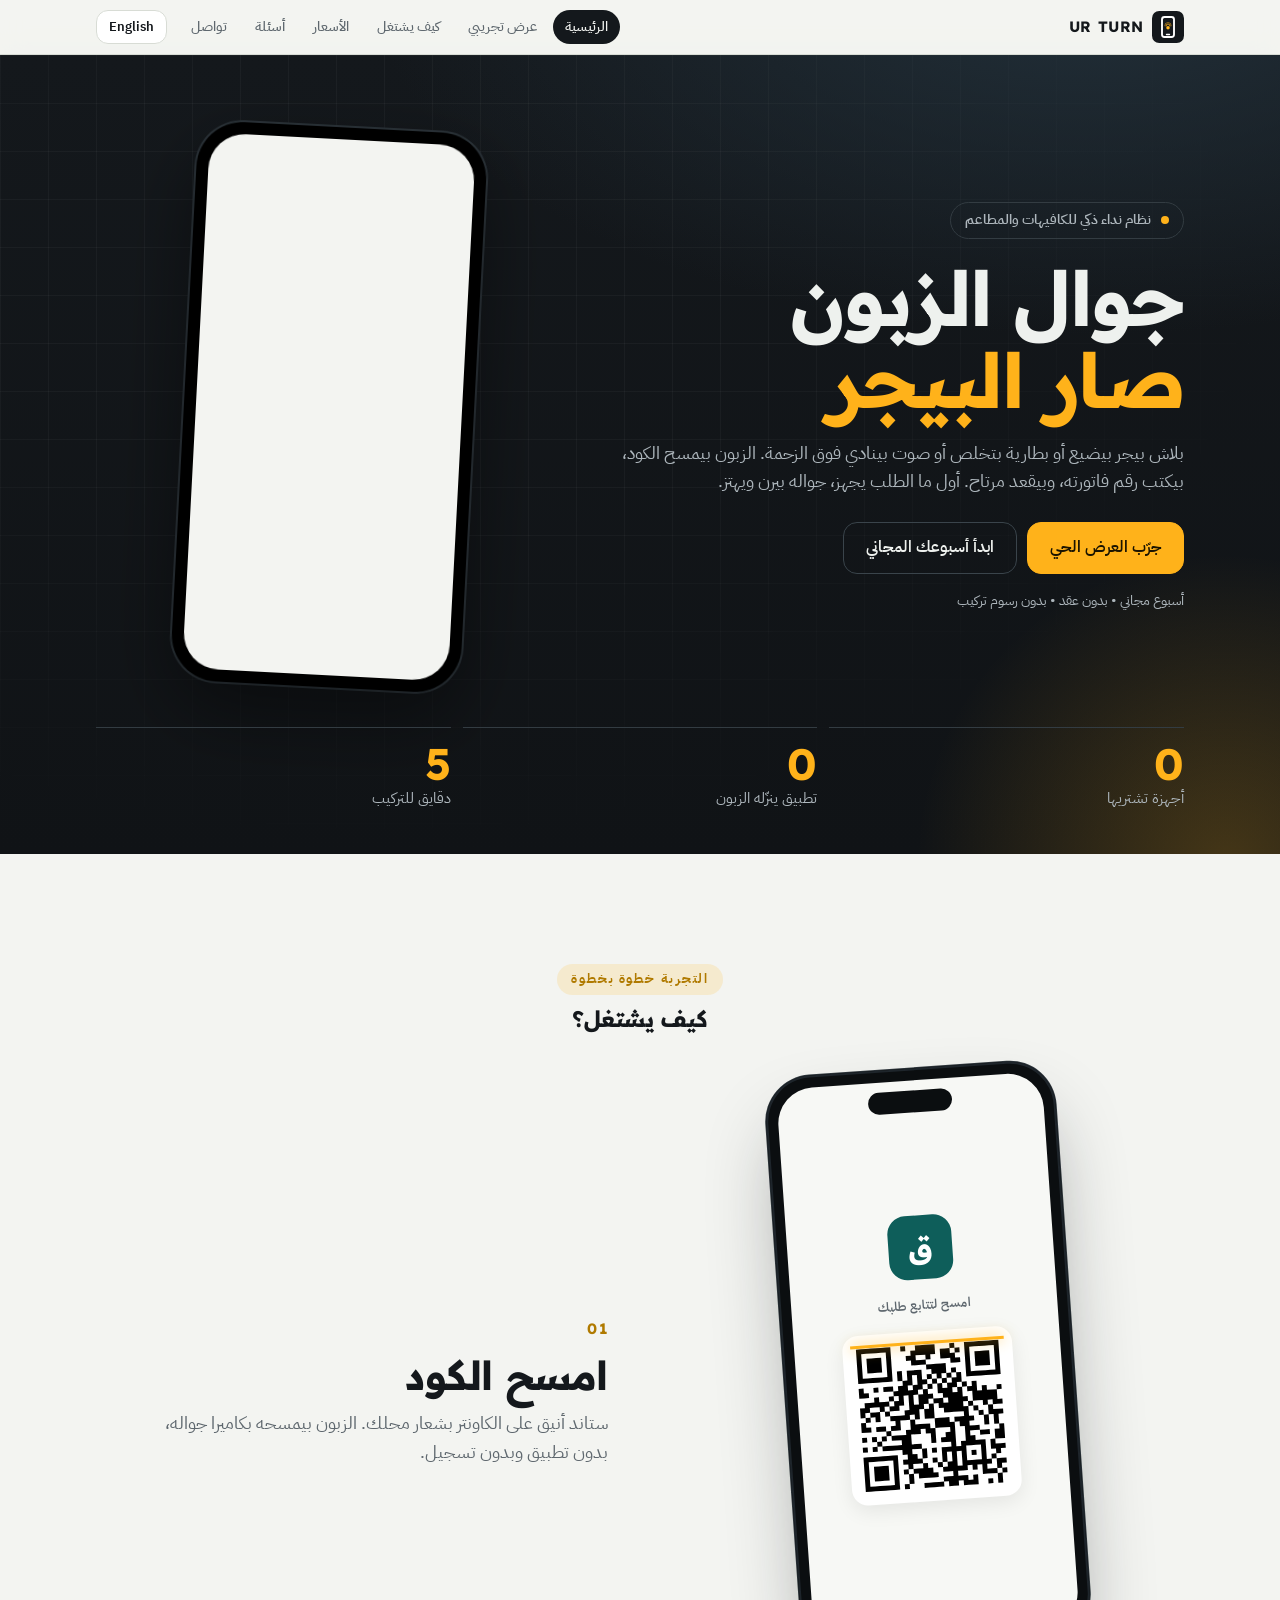
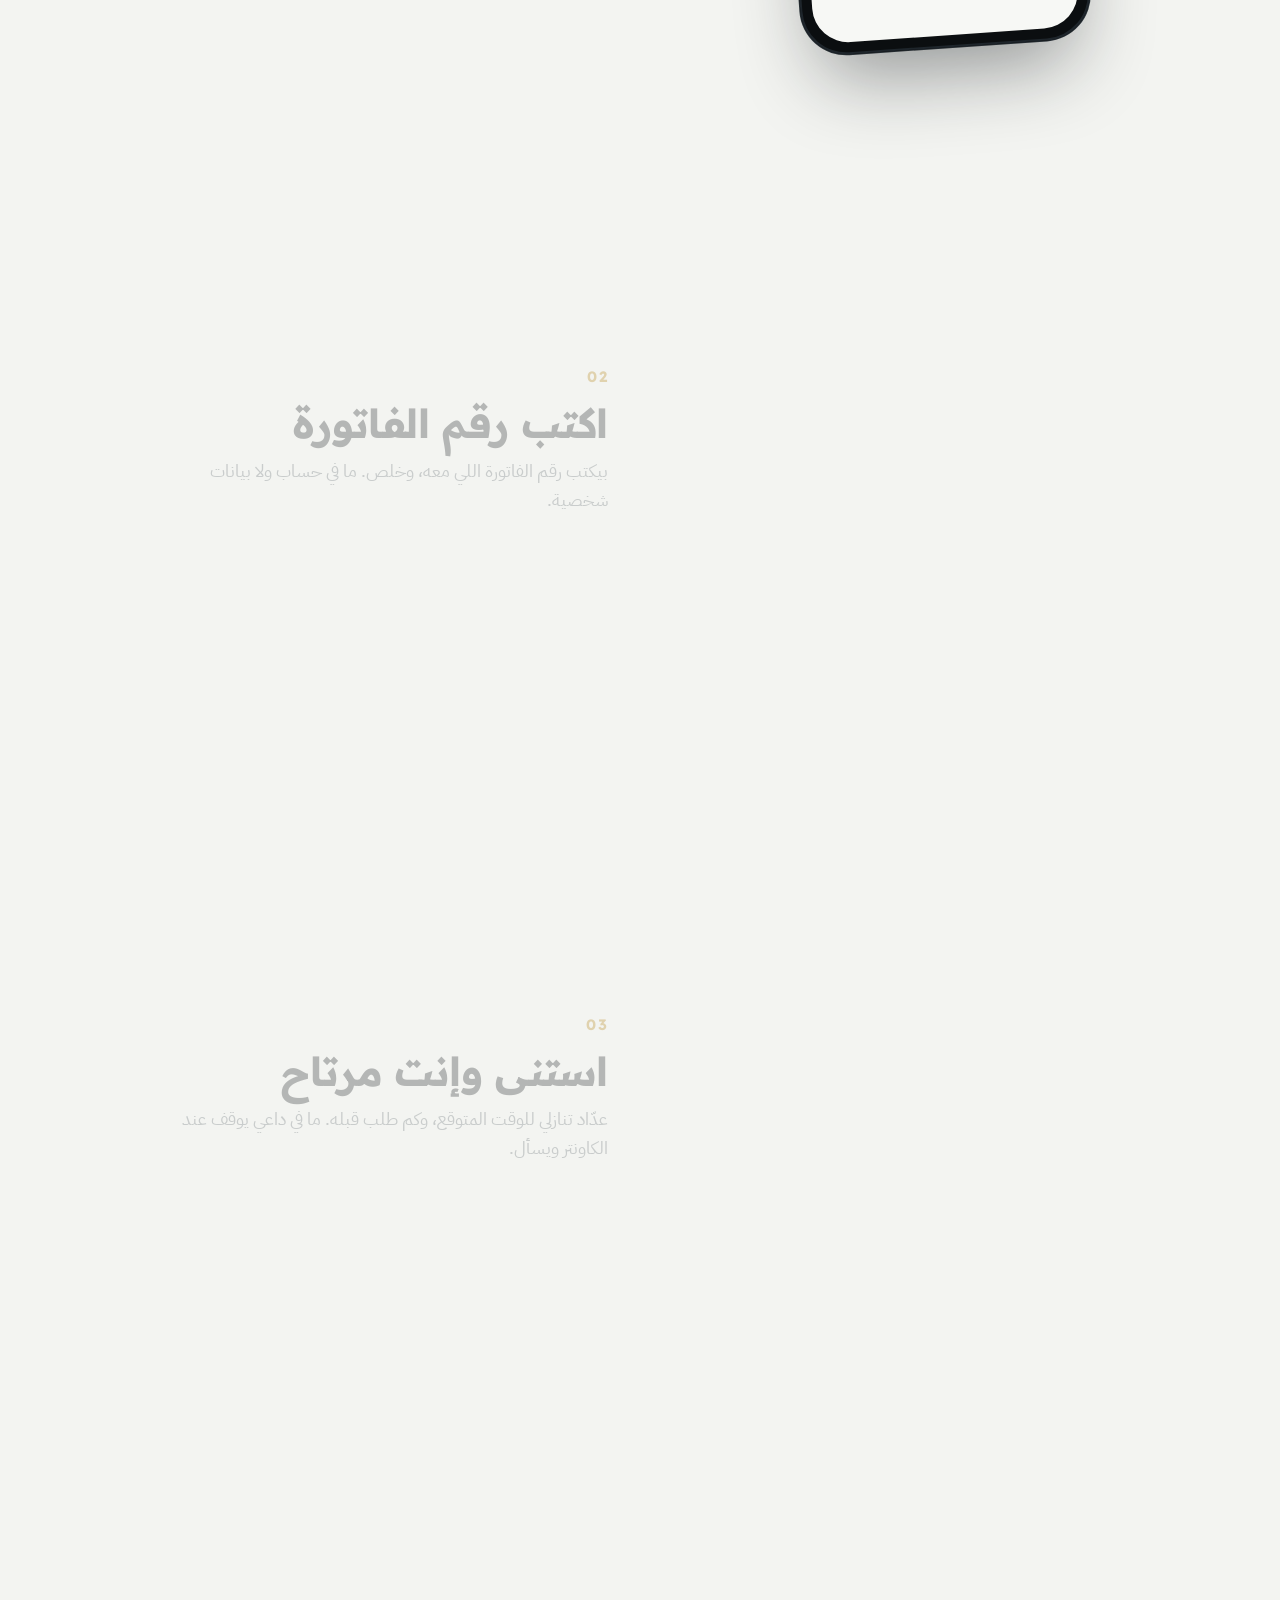
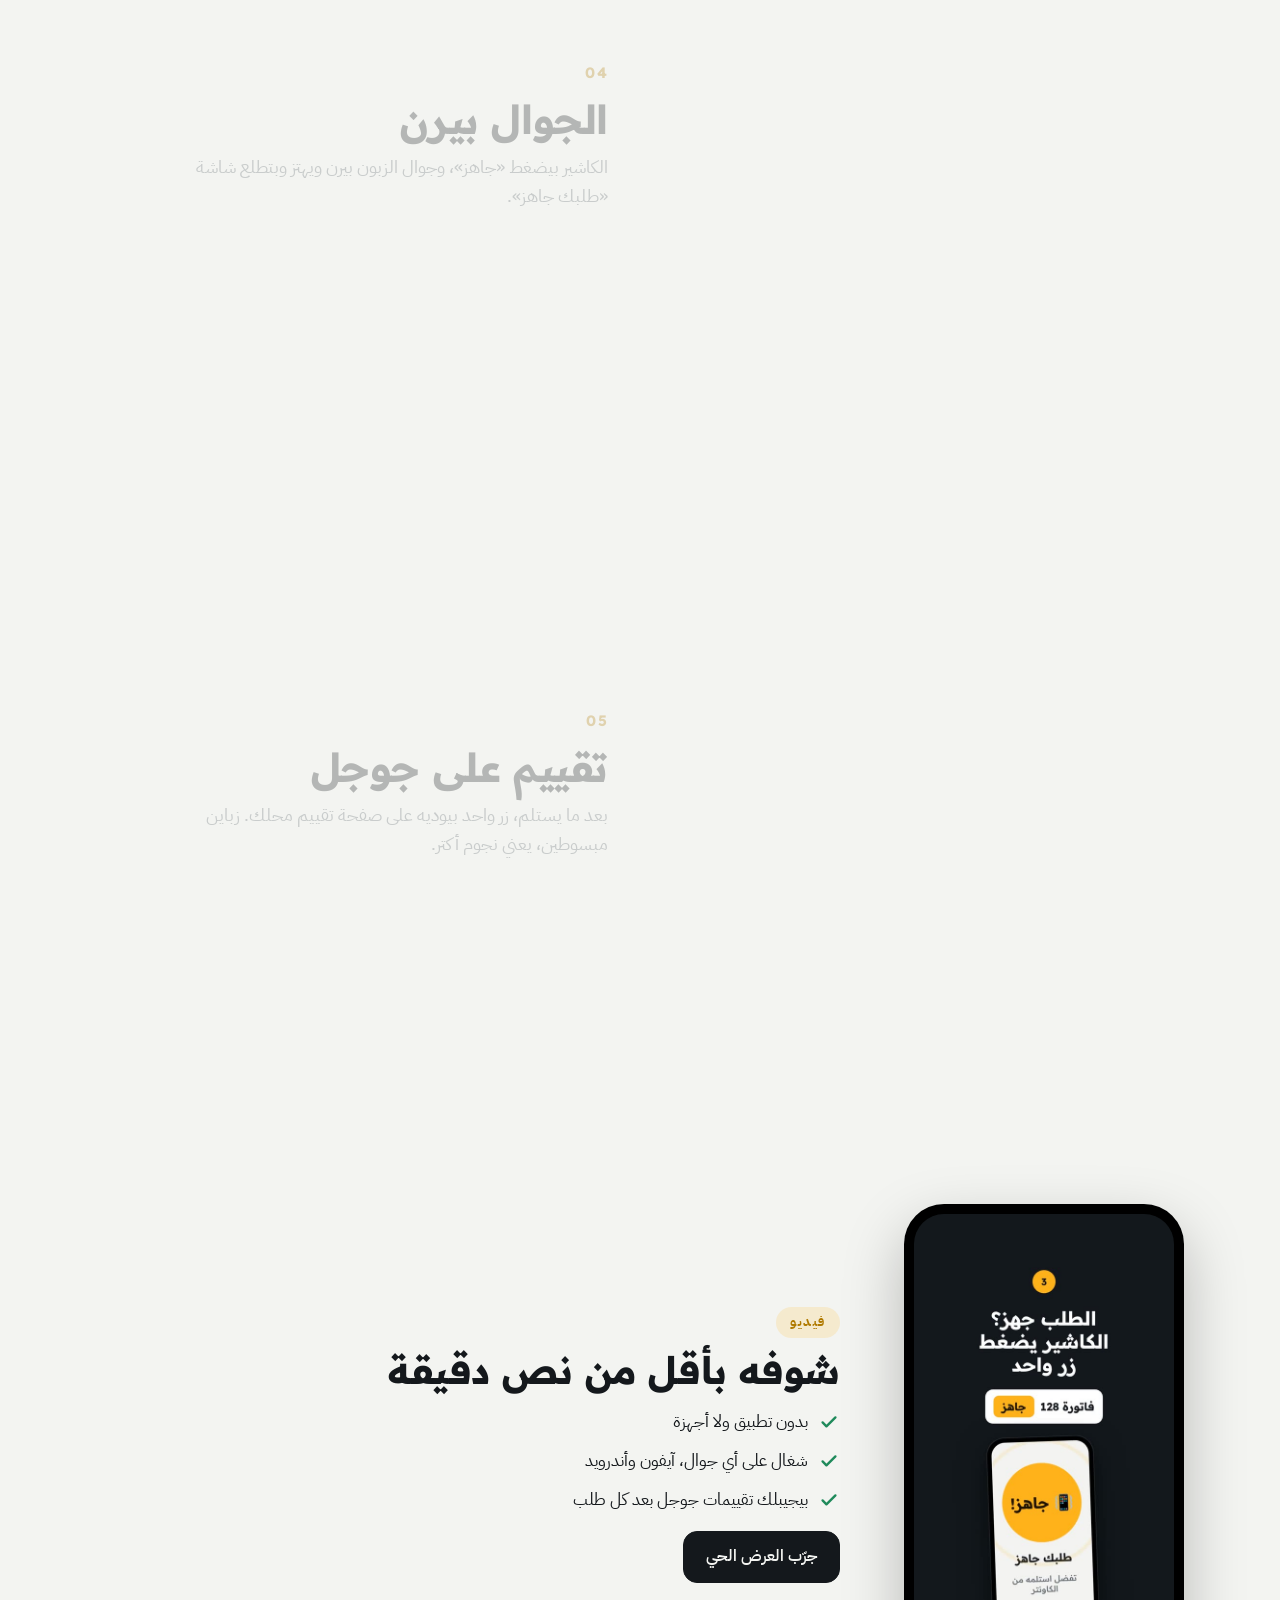
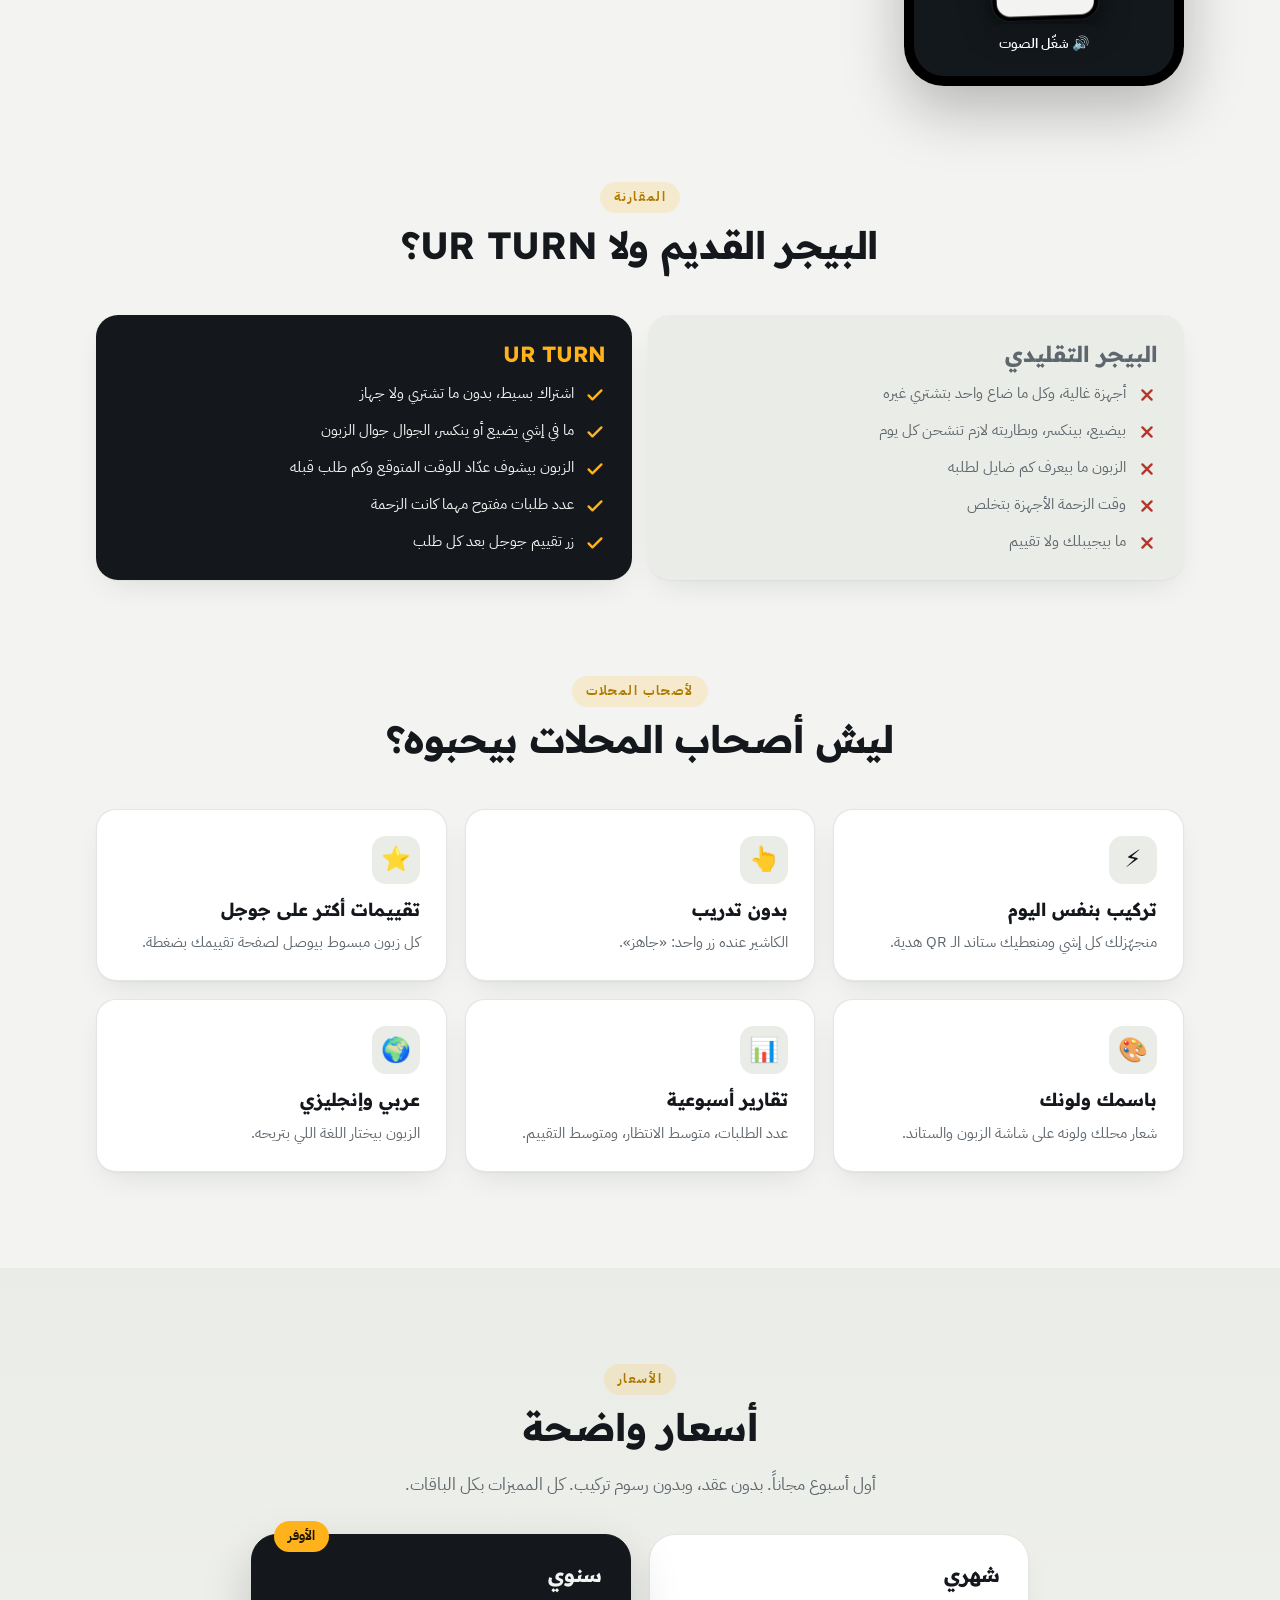
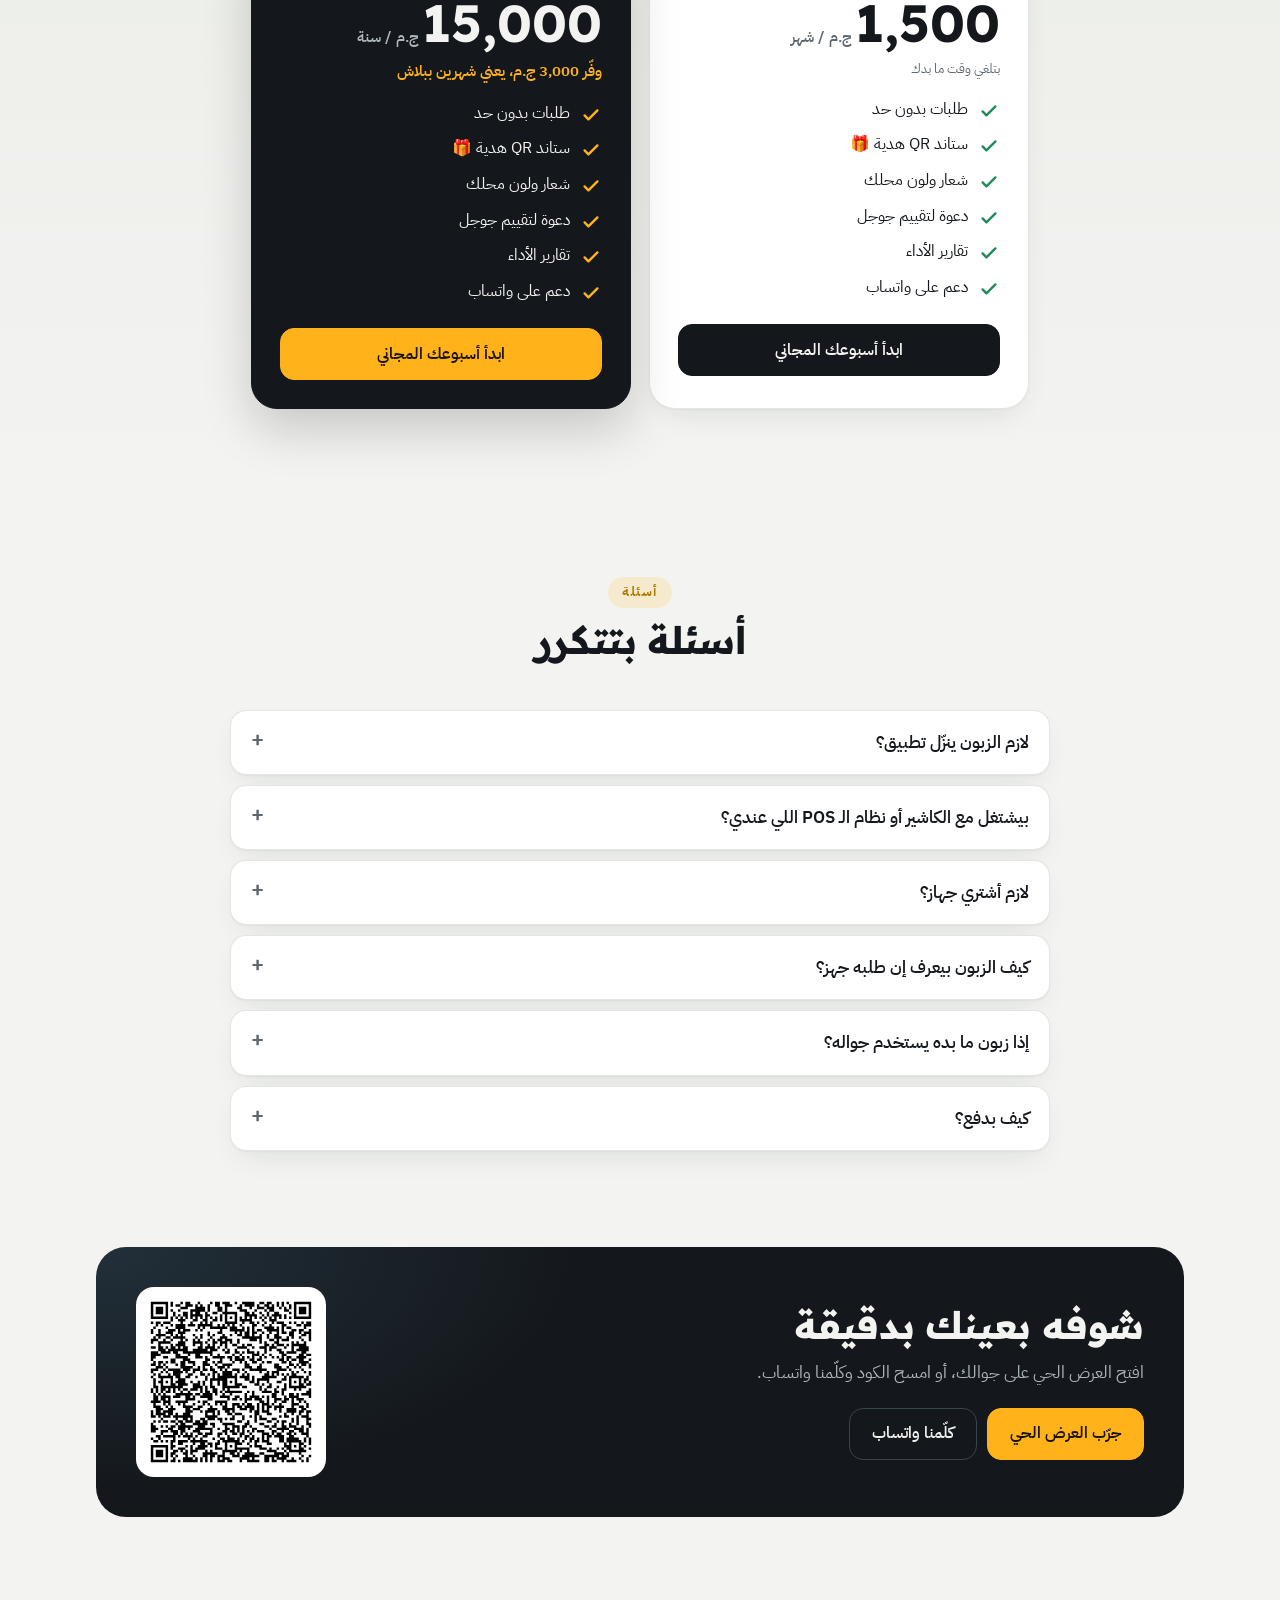
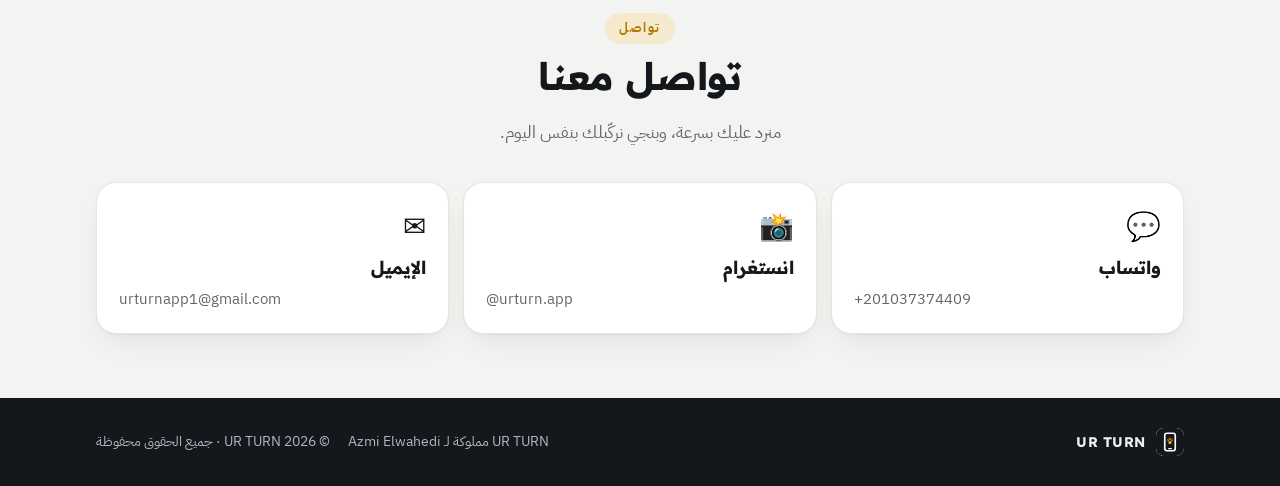
<file: index.html>
<!doctype html>
<html lang="ar" dir="rtl">
<head>
<meta charset="utf-8">
<meta name="viewport" content="width=device-width,initial-scale=1,viewport-fit=cover">
<title>UR TURN</title>
<meta name="description" content="UR TURN: جوال الزبون صار البيجر. نظام نداء ذكي للمقاهي والمطاعم بدون تطبيق.">
<meta name="theme-color" content="#14181C">
<link rel="icon" href="icon.svg" type="image/svg+xml">
<link rel="apple-touch-icon" href="icon-180.png">
<meta name="apple-mobile-web-app-capable" content="yes">
<meta name="mobile-web-app-capable" content="yes">
<link rel="preconnect" href="https://fonts.googleapis.com">
<link rel="preconnect" href="https://fonts.gstatic.com" crossorigin>
<link rel="stylesheet" href="https://fonts.googleapis.com/css2?family=Readex+Pro:wght@400;500;600;700&family=IBM+Plex+Sans+Arabic:wght@400;500;600&display=swap">
<link rel="stylesheet" href="style.css?v=202611020207">
</head>
<body>
<div id="intro" hidden><div class="in-wrap"><img src="icon-512.png" alt="" width="112" height="112"><b>UR TURN</b><span id="intro-t"></span><i></i></div></div>
<script>(function(){try{var sa=window.matchMedia("(display-mode: standalone)").matches||navigator.standalone===true;
var el=document.getElementById("intro");if(!sa||sessionStorage.getItem("urturn.intro")){el.remove();return;}
sessionStorage.setItem("urturn.intro","1");var en=localStorage.getItem("urturn.lang")==="en";
document.getElementById("intro-t").textContent=en?"Your turn comes to you":"دورك بيوصلك لحالك";el.hidden=false;
var done=function(){if(!el.parentNode)return;el.classList.add("out");setTimeout(function(){el.remove();},650);};
setTimeout(done,3600);var t0=Date.now();el.addEventListener("pointerdown",function(){if(Date.now()-t0>1500)done();});}catch(e){var x=document.getElementById("intro");if(x)x.remove();}})();</script>
<header class="top" id="topbar" hidden>
  <div class="wrap">
    <a class="logo" href="./"><img src="icon.svg" width="32" height="32" alt="">UR TURN</a>
    <nav class="tabs" id="tabs"></nav>
    <div class="tools"><button class="btn lang" id="langBtn" type="button">English</button></div>
  </div>
</header>
<main id="app"></main>
<div class="toast" id="toast" hidden></div>
<script src="qrcode.js?v=202611020207"></script>
<!-- app.js?v=202611020207 (lets pages from the old one-file version notice updates) -->
<script src="core.js?v=202611020207"></script>
<script>
// Load only the part this page needs (customer / cashier / admin / home), then start.
(function(){var p=new URLSearchParams(location.search),s=p.get("s")||"",v=p.get("v")||(s?"customer":"home"),
sa=window.matchMedia("(display-mode: standalone)").matches||navigator.standalone===true,ver="202611020207";
var parts=v==="admin"?["admin"]:(v==="cashier"||v==="owner")?["cashier"]:((v==="home"&&!sa)||v==="demo")?["customer","cashier","home"]:["customer"];
var i=0;(function next(){if(i>=parts.length){boot();return;}var sc=document.createElement("script");sc.src=parts[i++]+".js?v="+ver;sc.onload=next;
sc.onerror=function(){document.getElementById("app").innerHTML='<div class="center-msg"><p>⚠️ تعذّر التحميل، اسحب الصفحة لتحت للتحديث.</p></div>';};document.head.appendChild(sc);})();})();
</script>
</body>
</html>
</file>
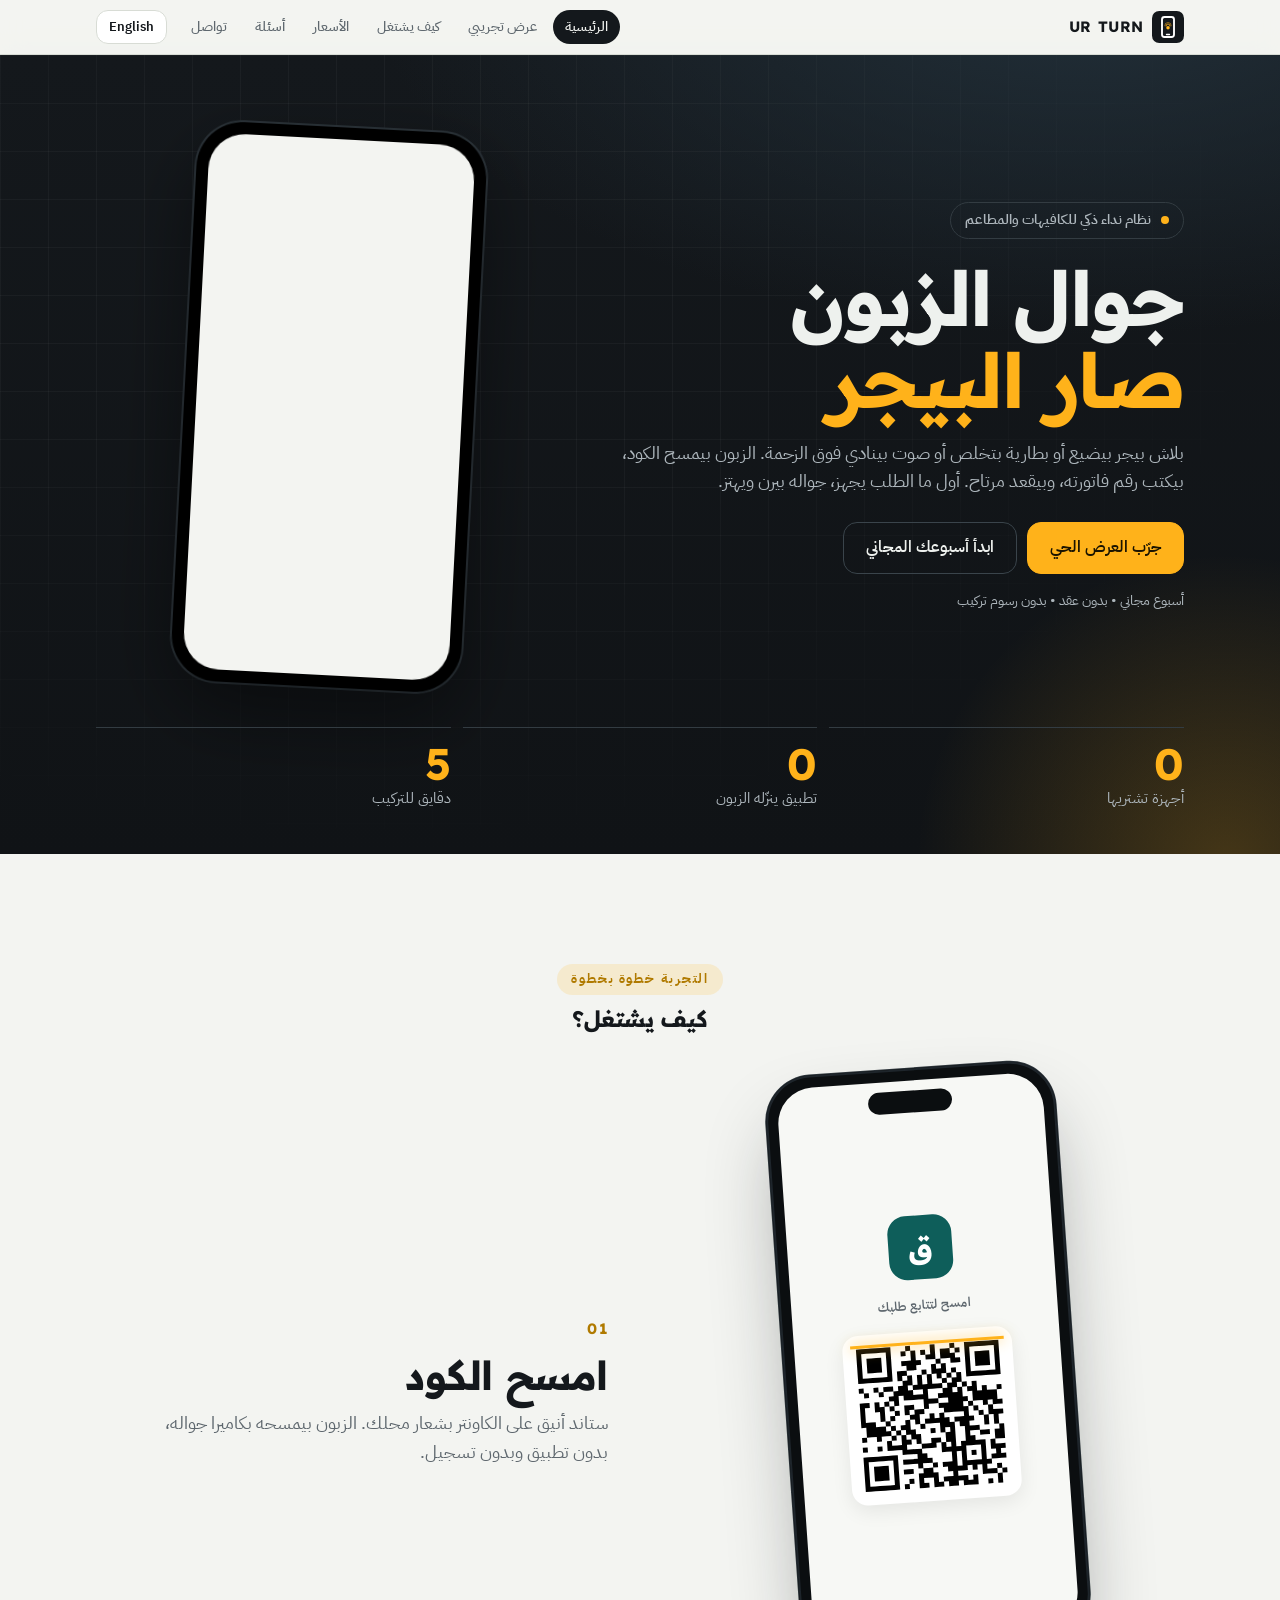
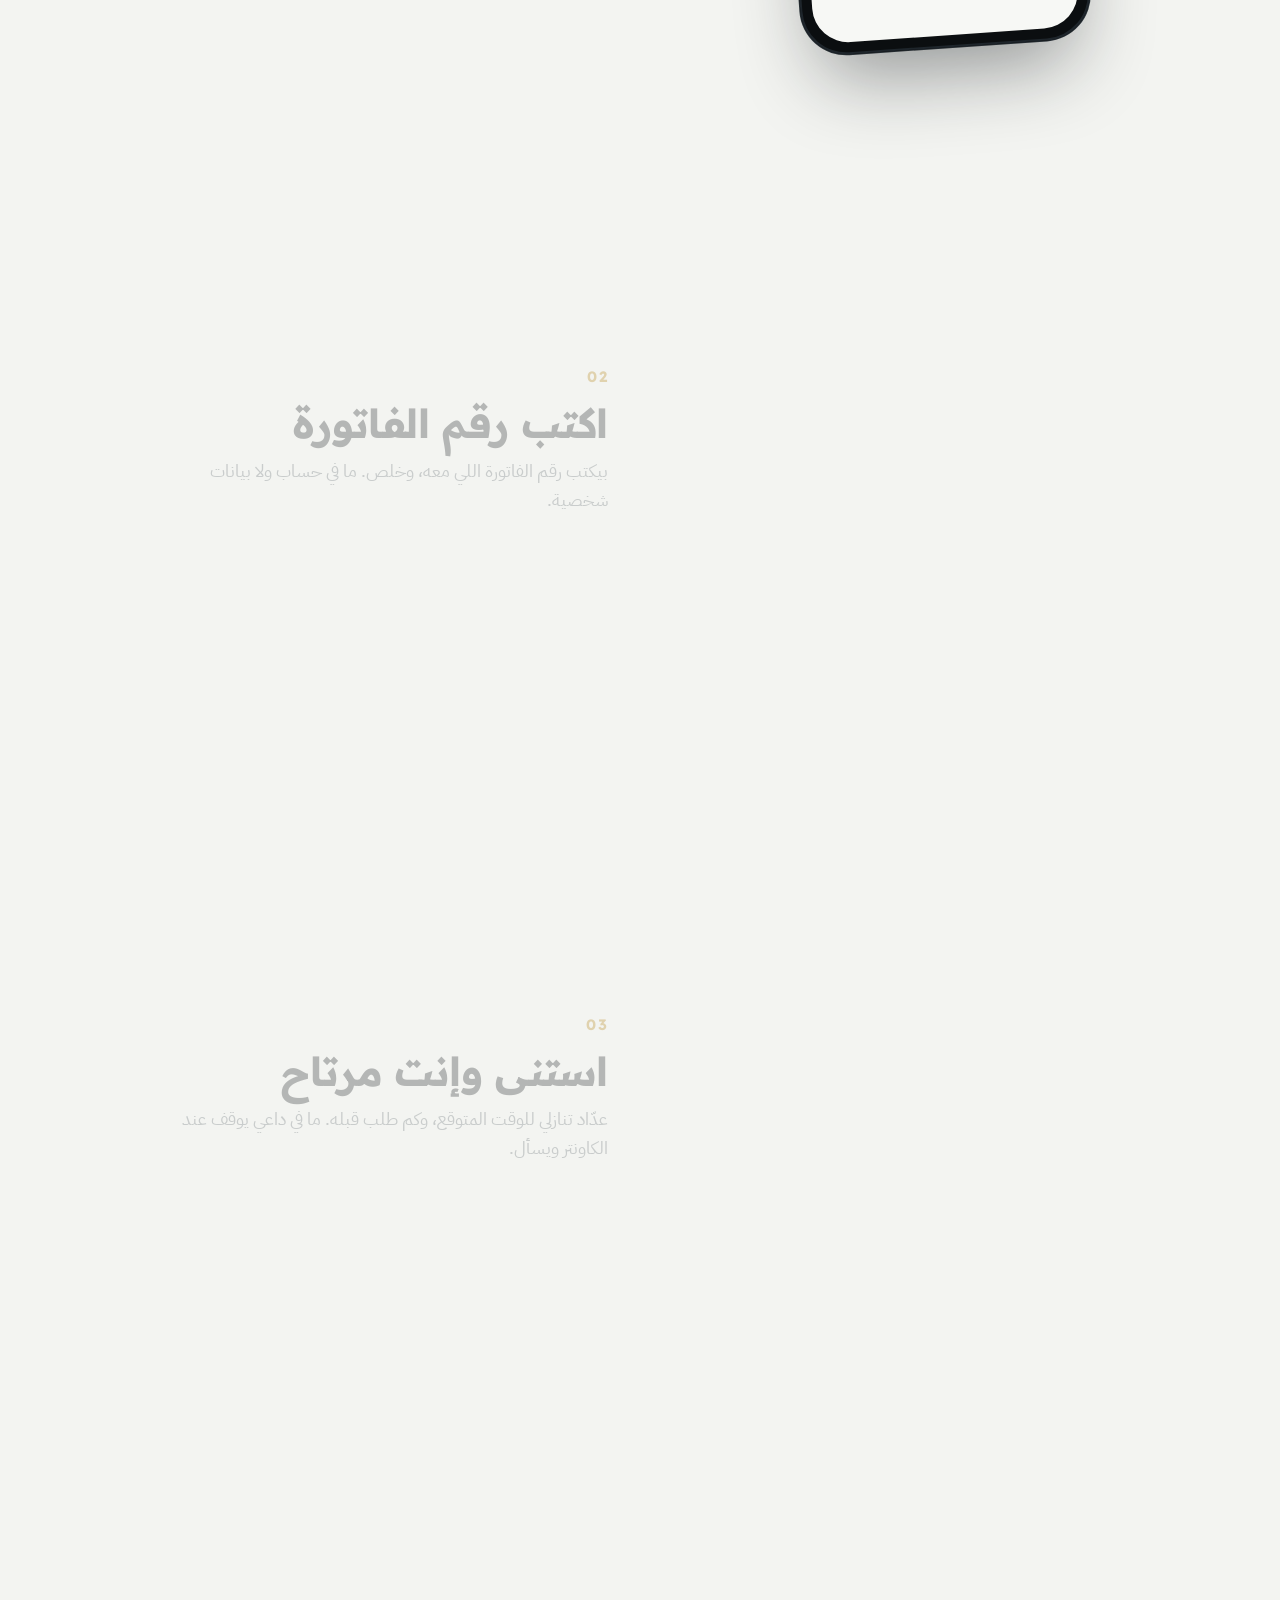
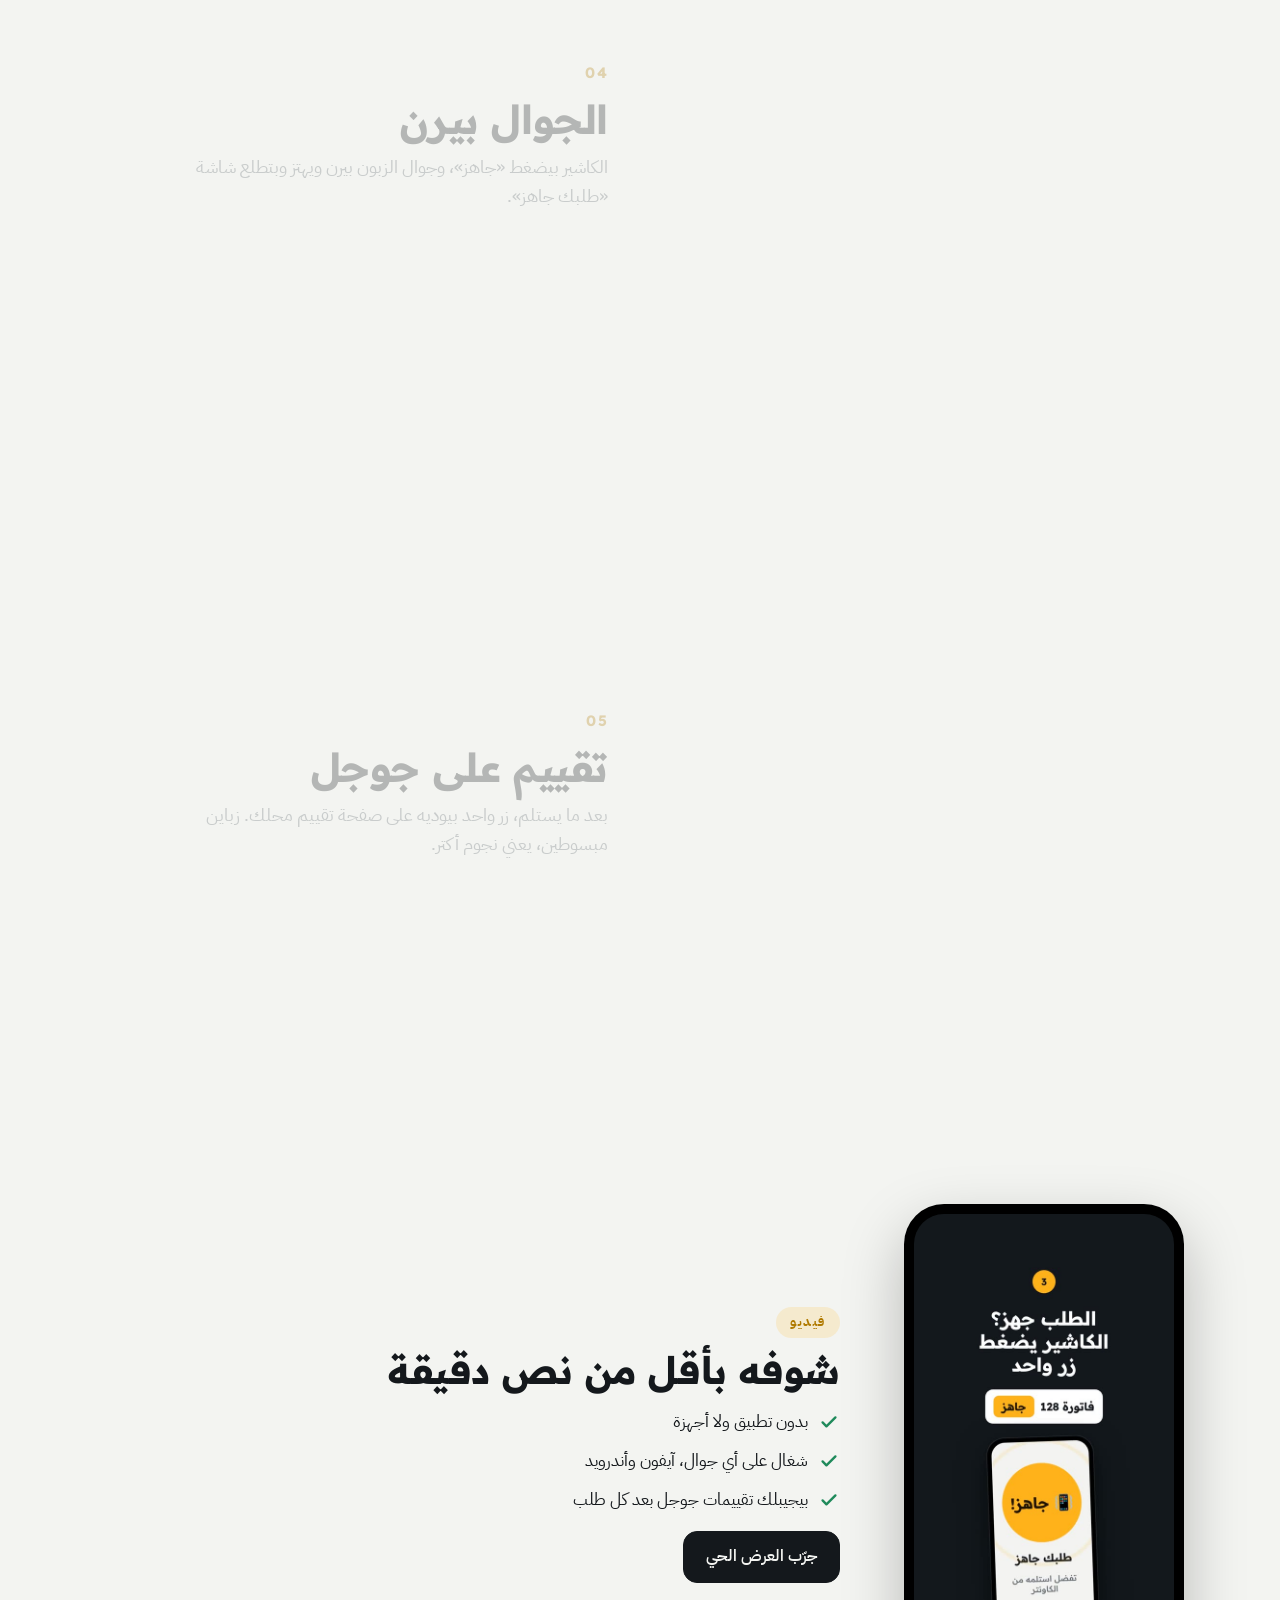
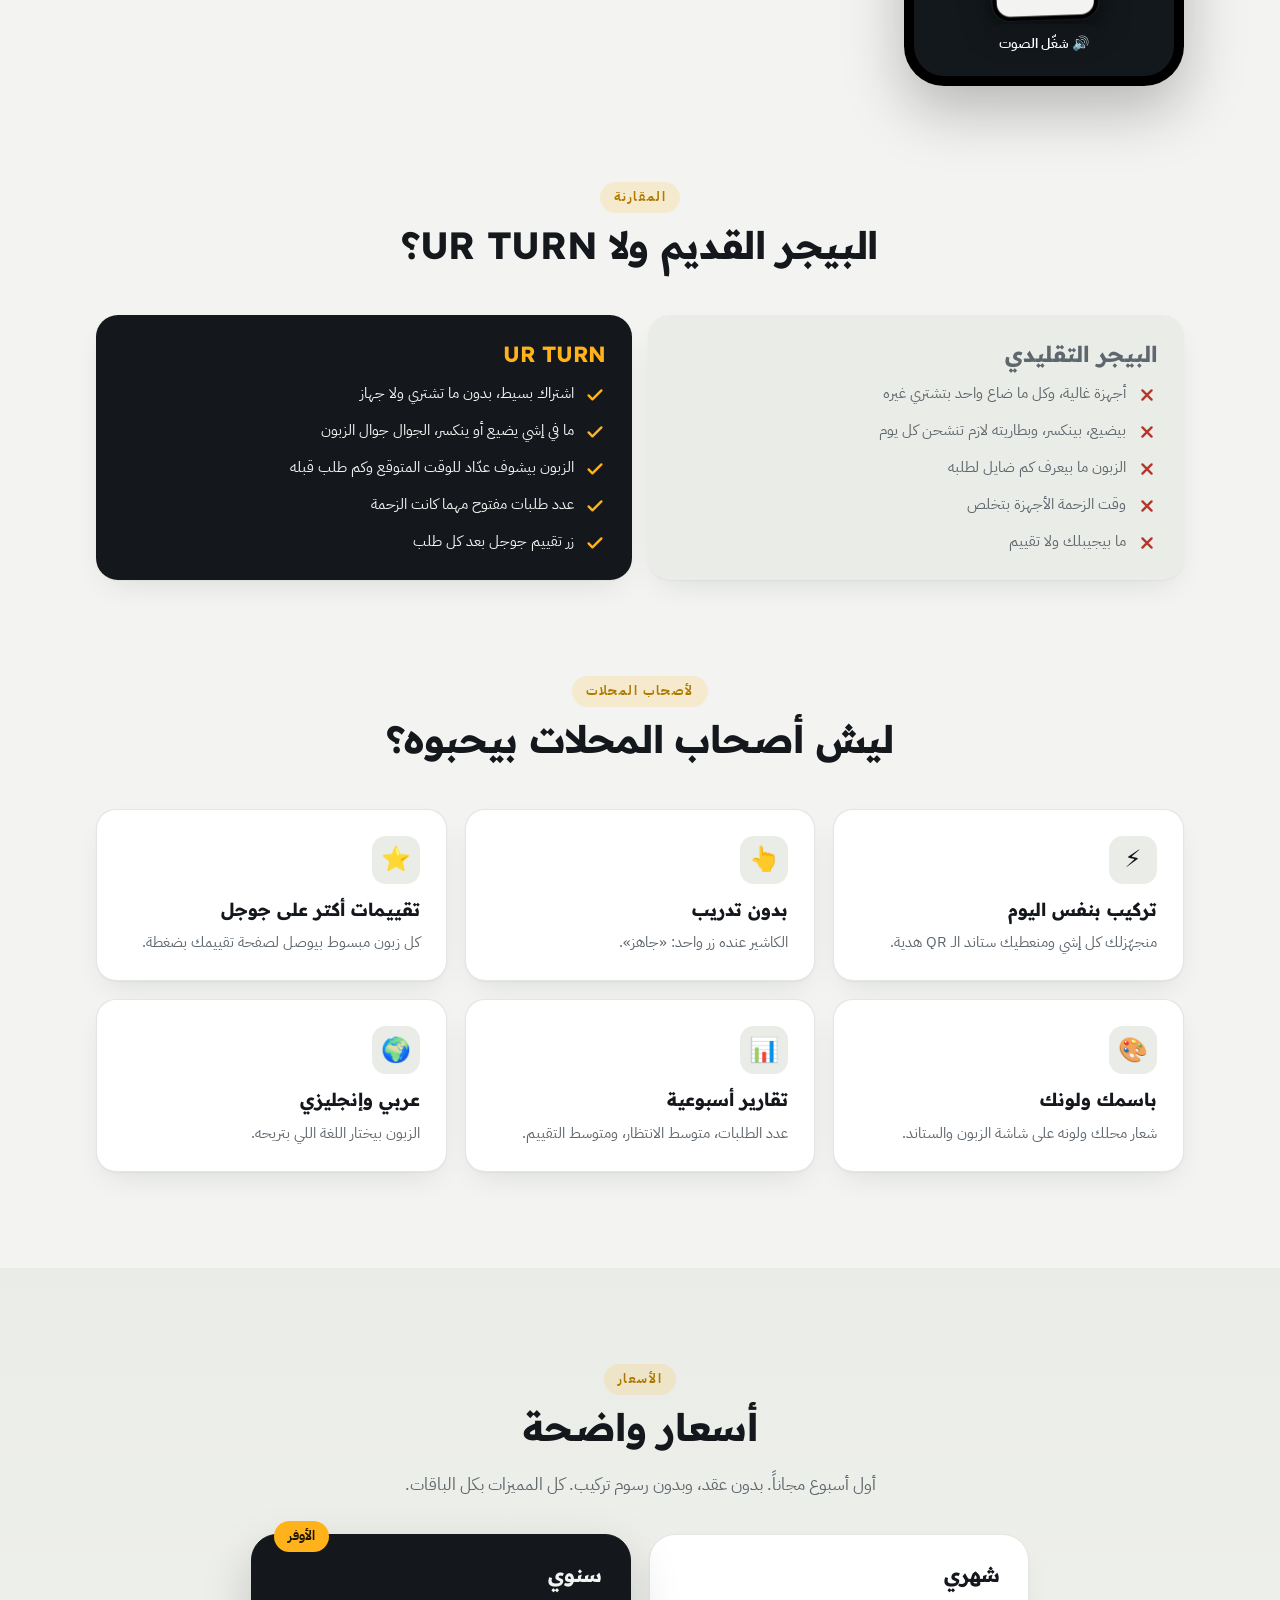
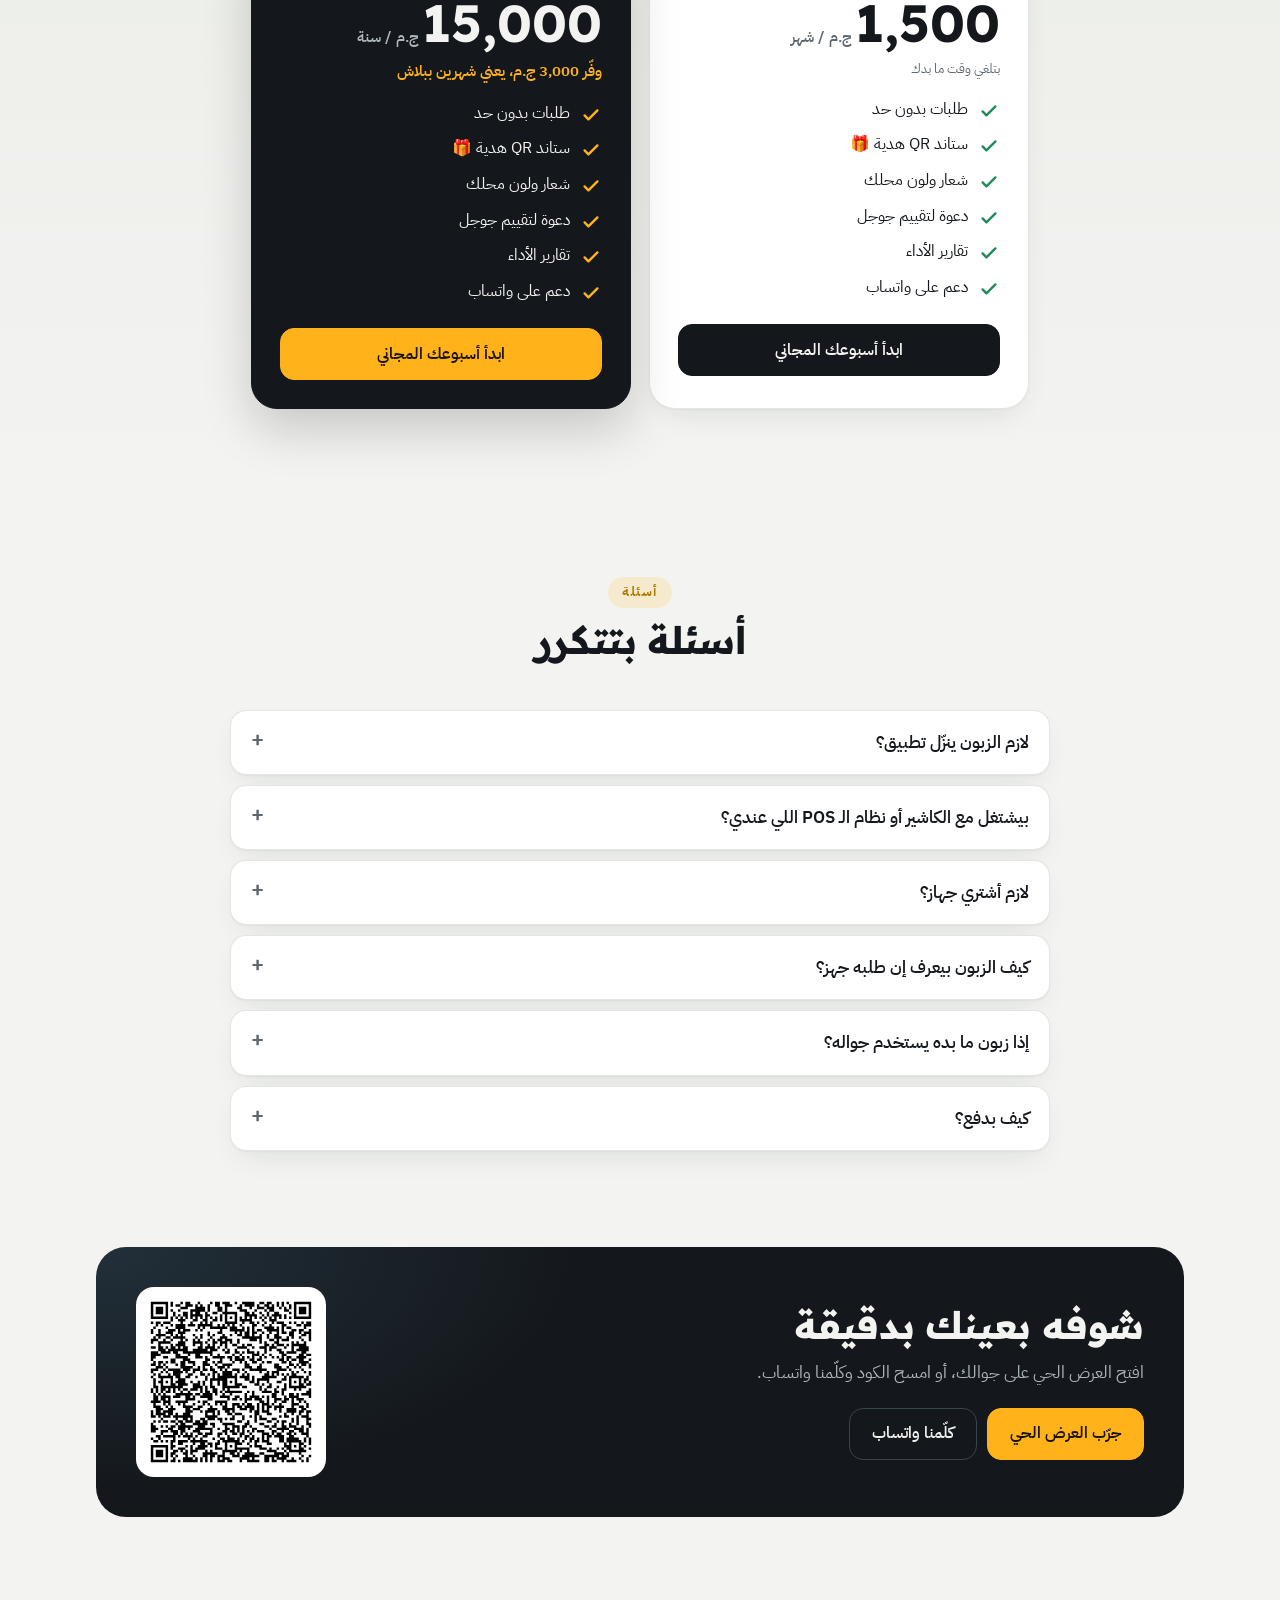
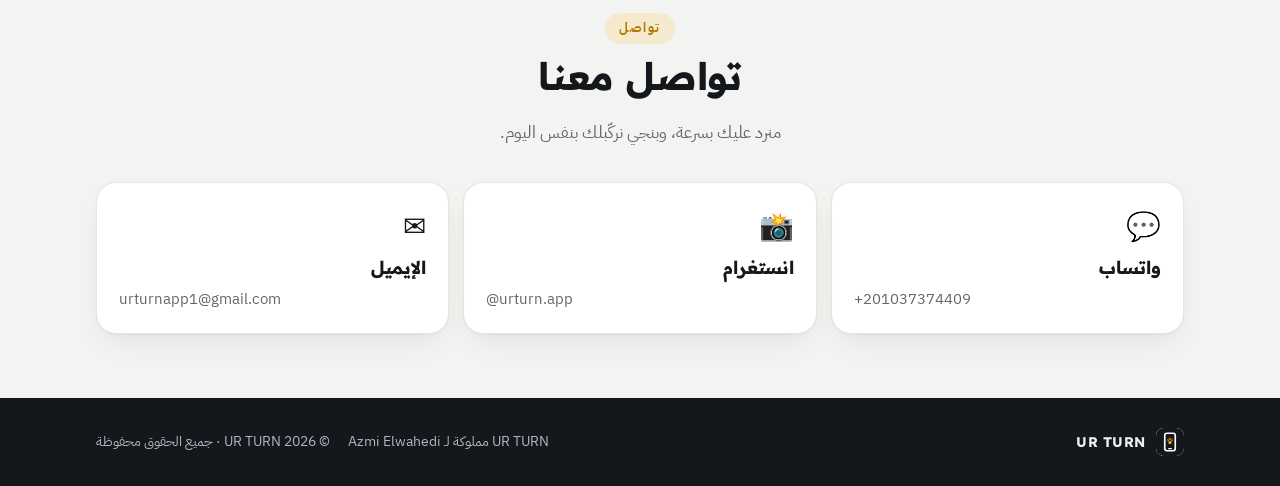
<file: beta/index.html>
<!doctype html>
<html lang="ar" dir="rtl">
<head>
<meta charset="utf-8">
<meta name="viewport" content="width=device-width,initial-scale=1,viewport-fit=cover">
<title>UR TURN</title>
<meta name="description" content="UR TURN: جوال الزبون صار البيجر. نظام نداء ذكي للمقاهي والمطاعم بدون تطبيق.">
<meta name="theme-color" content="#14181C">
<link rel="icon" href="icon.svg" type="image/svg+xml">
<link rel="apple-touch-icon" href="icon-180.png">
<meta name="apple-mobile-web-app-capable" content="yes">
<meta name="mobile-web-app-capable" content="yes">
<link rel="preconnect" href="https://fonts.googleapis.com">
<link rel="preconnect" href="https://fonts.gstatic.com" crossorigin>
<link rel="stylesheet" href="https://fonts.googleapis.com/css2?family=Readex+Pro:wght@400;500;600;700&family=IBM+Plex+Sans+Arabic:wght@400;500;600&display=swap">
<link rel="stylesheet" href="style.css?v=202611021548">
</head>
<body>
<div id="intro" hidden><div class="in-wrap"><img src="icon-512.png" alt="" width="112" height="112"><b>UR TURN</b><span id="intro-t"></span><i></i></div></div>
<script>(function(){try{var sa=window.matchMedia("(display-mode: standalone)").matches||navigator.standalone===true;
var el=document.getElementById("intro");if(!sa||sessionStorage.getItem("urturn.intro")){el.remove();return;}
sessionStorage.setItem("urturn.intro","1");var en=localStorage.getItem("urturn.lang")==="en";
document.getElementById("intro-t").textContent=en?"Your turn comes to you":"دورك بيوصلك لحالك";el.hidden=false;
var done=function(){if(!el.parentNode)return;el.classList.add("out");setTimeout(function(){el.remove();},650);};
setTimeout(done,3600);var t0=Date.now();el.addEventListener("pointerdown",function(){if(Date.now()-t0>1500)done();});}catch(e){var x=document.getElementById("intro");if(x)x.remove();}})();</script>
<header class="top" id="topbar" hidden>
  <div class="wrap">
    <a class="logo" href="./"><img src="icon.svg" width="32" height="32" alt="">UR TURN</a>
    <nav class="tabs" id="tabs"></nav>
    <div class="tools"><button class="btn lang" id="langBtn" type="button">English</button></div>
  </div>
</header>
<main id="app"></main>
<div class="toast" id="toast" hidden></div>
<script src="qrcode.js?v=202611021548"></script>
<!-- app.js?v=202611021548 (lets pages from the old one-file version notice updates) -->
<script src="core.js?v=202611021548"></script>
<script>
// Load only the part this page needs (customer / cashier / admin / home), then start.
(function(){var p=new URLSearchParams(location.search),s=p.get("s")||"",v=p.get("v")||(s?"customer":"home"),
sa=window.matchMedia("(display-mode: standalone)").matches||navigator.standalone===true,ver="202611021548";
var parts=v==="admin"?["admin"]:(v==="cashier"||v==="owner")?["cashier"]:((v==="home"&&!sa)||v==="demo")?["customer","cashier","home"]:["customer"];
var i=0;(function next(){if(i>=parts.length){boot();return;}var sc=document.createElement("script");sc.src=parts[i++]+".js?v="+ver;sc.onload=next;
sc.onerror=function(){document.getElementById("app").innerHTML='<div class="center-msg"><p>⚠️ تعذّر التحميل، اسحب الصفحة لتحت للتحديث.</p></div>';};document.head.appendChild(sc);})();})();
</script>
</body>
</html>
</file>
<file: style.css>
/* Layout: a launcher home, then four screens (demo split, customer, cashier, owner) routed by hash. Pager identity: deep ink + signal amber. */
:root{
  --bg:#F3F4F1; --surface:#FFFFFF; --surface-2:#EAECE7; --ink:#14181C; --muted:#5E676E; --line:#D8DCD5;
  --brand:#14181C; --signal:#FFB21A; --signal-ink:#1B1400; --ok:#1F8A5B; --ok-bg:#E2F3EA; --warn-bg:#FFF2D6; --danger:#B4372B;
  --display:"Readex Pro","IBM Plex Sans Arabic",system-ui,sans-serif;
  --body:"IBM Plex Sans Arabic","Readex Pro",system-ui,sans-serif;
  --r:14px; --shop:#0E5E5A; --shop-ink:#fff;
}
@media (prefers-color-scheme: dark){:root:not([data-theme="light"]){
  --bg:#0F1214; --surface:#171B1F; --surface-2:#20262B; --ink:#EEF1EE; --muted:#9AA4AB; --line:#2C343A;
  --brand:#EEF1EE; --ok:#4CC28A; --ok-bg:#15301F; --warn-bg:#33270A; --danger:#E5766A; color-scheme:dark}}
:root[data-theme="dark"]{
  --bg:#0F1214; --surface:#171B1F; --surface-2:#20262B; --ink:#EEF1EE; --muted:#9AA4AB; --line:#2C343A;
  --brand:#EEF1EE; --ok:#4CC28A; --ok-bg:#15301F; --warn-bg:#33270A; --danger:#E5766A; color-scheme:dark}
*{box-sizing:border-box}
body{background:var(--bg);color:var(--ink);font-family:var(--body);font-size:15px;line-height:1.6;margin:0}
button,input,select{font:inherit;color:inherit}
h1,h2,h3{font-family:var(--display);line-height:1.2;text-wrap:balance;margin:0}
a{color:inherit}
.wrap{max-width:1120px;margin:0 auto;padding-left:max(16px,env(safe-area-inset-left,0px));padding-right:max(16px,env(safe-area-inset-right,0px))}
.num{font-family:var(--display);font-variant-numeric:tabular-nums}

/* top bar */
.top{position:sticky;top:env(safe-area-inset-top,0px);z-index:20;background:var(--bg);border-bottom:1px solid var(--line)}
body::before{content:"";position:fixed;inset:0 0 auto;height:env(safe-area-inset-top,0px);z-index:21;background:var(--bg)}
.top .wrap{display:flex;align-items:center;gap:12px;padding-block:10px;flex-wrap:wrap}
.logo{display:flex;align-items:center;gap:8px;text-decoration:none;font-family:var(--display);font-weight:700;letter-spacing:.04em}
.logo-mark{width:30px;height:30px;border-radius:9px;background:var(--ink);display:grid;place-items:center;position:relative}
.logo-mark::after{content:"";width:10px;height:10px;border-radius:50%;background:var(--signal);box-shadow:0 0 0 4px color-mix(in srgb,var(--signal) 35%,transparent)}
.tabs{display:flex;gap:4px;flex-wrap:wrap;margin-inline-start:auto}
.tabs a{padding:6px 12px;border-radius:999px;text-decoration:none;color:var(--muted);font-weight:500;font-size:14px}
.tabs a[aria-current="page"]{background:var(--ink);color:var(--bg)}
.tools{display:flex;gap:8px;align-items:center}
.chip{display:inline-flex;align-items:center;gap:6px;font-size:12px;color:var(--muted);padding:4px 10px;border:1px solid var(--line);border-radius:999px;white-space:nowrap}
.dot{width:8px;height:8px;border-radius:50%;background:var(--muted)}
.dot.on{background:var(--ok)}
.btn{display:inline-flex;align-items:center;justify-content:center;gap:8px;border:1px solid var(--line);background:var(--surface);border-radius:12px;padding:10px 16px;font-weight:600;cursor:pointer;text-decoration:none;min-height:44px}
.btn:focus-visible,.tabs a:focus-visible,input:focus-visible,select:focus-visible{outline:3px solid var(--signal);outline-offset:2px}
.btn.primary{background:var(--ink);color:var(--bg);border-color:var(--ink)}
.btn.signal{background:var(--signal);color:var(--signal-ink);border-color:var(--signal)}
.btn.ok{background:var(--ok);color:#fff;border-color:var(--ok)}
.btn.ghost{background:transparent}
.btn.small{min-height:36px;padding:6px 12px;font-size:14px;border-radius:10px}
.btn.lang{min-height:34px;padding:4px 12px;font-size:13px}

/* home */
.hero{padding-block:40px 24px;display:grid;grid-template-columns:1.2fr 1fr;gap:32px;align-items:center}
.eyebrow{font-size:13px;letter-spacing:.08em;color:var(--muted);font-weight:600}
.hero h1{font-size:clamp(30px,5vw,50px);font-weight:700;margin-block:10px 14px}
.hero h1 em{font-style:normal;background:var(--signal);color:var(--signal-ink);padding:0 .2em;border-radius:8px}
.hero p{color:var(--muted);font-size:17px;max-width:58ch;margin:0 0 20px}
.cta{display:flex;gap:10px;flex-wrap:wrap}
.pager-art{background:var(--ink);color:var(--bg);border-radius:28px;padding:26px;display:grid;gap:14px;min-width:0}
.pager-art .ring{display:flex;align-items:center;gap:14px}
.pulse{width:54px;height:54px;border-radius:50%;background:var(--signal);flex:none;animation:pulse 1.4s infinite}
@keyframes pulse{0%{box-shadow:0 0 0 0 color-mix(in srgb,var(--signal) 70%,transparent)}100%{box-shadow:0 0 0 22px transparent}}
.pager-art .big{font-family:var(--display);font-size:46px;font-weight:700;line-height:1}
.pager-art small{opacity:.7}
.section{padding-block:28px}
.section h2{font-size:24px;margin-bottom:16px}
.steps{display:grid;grid-template-columns:repeat(4,1fr);gap:12px;list-style:none;padding:0;margin:0;counter-reset:s}
.steps li{background:var(--surface);border:1px solid var(--line);border-radius:var(--r);padding:16px;counter-increment:s;min-width:0}
.steps li::before{content:counter(s);display:grid;place-items:center;width:30px;height:30px;border-radius:50%;background:var(--signal);color:var(--signal-ink);font-family:var(--display);font-weight:700;margin-bottom:10px}
.steps b{display:block;font-family:var(--display);margin-bottom:4px}
.steps span{color:var(--muted);font-size:14px}
.cols{display:grid;grid-template-columns:1fr 1fr;gap:24px}
.list{display:grid;gap:10px;padding:0;margin:0;list-style:none}
.list li{display:flex;gap:10px;align-items:flex-start}
.list li::before{content:"";width:8px;height:8px;border-radius:2px;background:var(--signal);margin-top:9px;flex:none}
.note{background:var(--surface);border:1px solid var(--line);border-radius:var(--r);padding:18px}
.screens{display:grid;grid-template-columns:repeat(3,1fr);gap:12px}
.screen-card{display:grid;gap:6px;background:var(--surface);border:1px solid var(--line);border-radius:var(--r);padding:16px;text-decoration:none}
.screen-card b{font-family:var(--display);font-size:17px}
.screen-card span{color:var(--muted);font-size:14px}
.screen-card i{font-style:normal;font-weight:600;font-size:14px;margin-top:6px}

/* demo split */
.demo{display:grid;grid-template-columns:380px 1fr;gap:24px;padding-block:20px;align-items:start}
.demo-hint{grid-column:1/-1;background:var(--warn-bg);border-radius:12px;padding:10px 14px;font-size:14px}
.phone{width:100%;max-width:380px;margin-inline:auto;border:10px solid var(--ink);border-radius:40px;overflow:hidden;background:var(--surface);height:680px;display:flex;flex-direction:column;position:relative}
.phone .cust{flex:1;overflow:auto}
.label{font-size:12px;letter-spacing:.08em;font-weight:600;color:var(--muted);margin-bottom:8px;text-align:center}

/* customer */
.cust{display:flex;flex-direction:column;min-height:100%;background:var(--surface)}
.cust-head{background:var(--shop);color:var(--shop-ink);padding:22px 20px 26px;display:flex;flex-direction:column;align-items:center;gap:10px;text-align:center}
.shop-logo{width:72px;height:72px;border-radius:20px;object-fit:cover;background:var(--surface);display:grid;place-items:center;font-family:var(--display);font-weight:700;font-size:30px;color:var(--shop);box-shadow:0 4px 18px rgba(0,0,0,.18)}
.cust-head h2{font-size:21px}
.cust-body{flex:1;padding:22px 20px;display:flex;flex-direction:column;gap:14px}
.cust-body p{margin:0;color:var(--muted)}
.big-input{width:100%;font-family:var(--display);font-size:34px;text-align:center;letter-spacing:.12em;padding:14px;border:2px solid var(--line);border-radius:16px;background:var(--bg);direction:ltr}
.big-input:focus{border-color:var(--shop);outline:none}
.cust .btn{width:100%;min-height:54px;font-size:17px}
.cust .btn.shop{background:var(--shop);color:var(--shop-ink);border-color:var(--shop)}
.wait-card{background:var(--bg);border-radius:20px;padding:22px;text-align:center;display:grid;gap:6px;justify-items:center}
.wait-card .num{font-size:56px;font-weight:700;line-height:1}
.wait-anim{display:flex;gap:6px;margin-top:6px}
.wait-anim span{width:9px;height:9px;border-radius:50%;background:var(--shop);animation:bob 1.2s infinite}
.wait-anim span:nth-child(2){animation-delay:.15s}.wait-anim span:nth-child(3){animation-delay:.3s}
@keyframes bob{0%,80%,100%{opacity:.25;transform:translateY(0)}40%{opacity:1;transform:translateY(-5px)}}
.tip{font-size:13px;background:var(--warn-bg);border-radius:12px;padding:10px 12px;color:var(--ink)}
.link-btn{background:none;border:0;color:var(--muted);text-decoration:underline;cursor:pointer;padding:6px;font-size:14px}
.ringing{position:absolute;inset:0;z-index:5;background:var(--signal);color:var(--signal-ink);display:flex;flex-direction:column;align-items:center;justify-content:center;gap:16px;padding:24px;text-align:center;animation:flash .8s infinite alternate}
.cust-full .ringing{position:fixed;padding-top:calc(24px + env(safe-area-inset-top,0px));padding-bottom:calc(24px + env(safe-area-inset-bottom,0px))}
@keyframes flash{from{background:var(--signal)}to{background:#FFE08A}}
.ringing .bell{font-size:64px;animation:shake .5s infinite}
@keyframes shake{0%,100%{transform:rotate(0)}25%{transform:rotate(-14deg)}75%{transform:rotate(14deg)}}
.ringing h2{font-size:34px}
.ringing .num{font-size:64px;font-weight:700;line-height:1}
.ringing .btn{background:var(--signal-ink);color:#fff;border-color:var(--signal-ink);max-width:320px}
.stars{display:flex;gap:6px;justify-content:center;direction:ltr}
.stars button{background:none;border:0;font-size:36px;cursor:pointer;color:var(--line);padding:2px;line-height:1}
.stars button.on{color:var(--signal)}
.g-btn{background:#fff;color:#1f1f1f;border:1px solid #dadce0}
.powered{text-align:center;font-size:12px;color:var(--muted);padding:12px;border-top:1px solid var(--line)}
.powered a{text-decoration:none;font-weight:600}
.cust-full{max-width:520px;margin:0 auto;min-height:100vh;position:relative}

/* cashier */
.panel{background:var(--surface);border:1px solid var(--line);border-radius:20px;padding:18px;min-width:0}
.panel-head{display:flex;align-items:center;gap:10px;flex-wrap:wrap;margin-bottom:14px}
.panel-head h2{font-size:20px;margin-inline-end:auto}
.stats{display:grid;grid-template-columns:repeat(3,1fr);gap:10px;margin-bottom:14px}
.stat{background:var(--bg);border-radius:12px;padding:10px 12px}
.stat b{display:block;font-family:var(--display);font-size:26px;line-height:1.1}
.stat span{font-size:12px;color:var(--muted)}
.add-row{display:flex;gap:8px;margin-bottom:16px}
.add-row input{flex:1;min-width:0;border:1px solid var(--line);border-radius:12px;padding:10px 12px;background:var(--bg);font-family:var(--display);font-size:18px;direction:ltr;text-align:center}
.col-title{font-size:13px;font-weight:600;color:var(--muted);letter-spacing:.04em;margin:14px 0 8px;display:flex;gap:8px;align-items:center}
.count{background:var(--surface-2);border-radius:999px;padding:0 8px;font-size:12px}
.orders{display:grid;gap:8px}
.order{display:flex;align-items:center;gap:12px;border:1px solid var(--line);border-radius:14px;padding:10px 12px;background:var(--surface);flex-wrap:wrap}
.order .num{font-size:28px;font-weight:700;min-width:72px}
.order .meta{flex:1;min-width:110px;font-size:13px;color:var(--muted);display:grid}
.order .acts{display:flex;gap:6px;flex-wrap:wrap}
.order.ready{background:var(--ok-bg);border-color:transparent}
.pill{display:inline-block;font-size:12px;font-weight:600;padding:1px 8px;border-radius:999px;background:var(--warn-bg);color:var(--ink);width:max-content}
.order.ready .pill{background:var(--ok);color:#fff}
.empty{border:1px dashed var(--line);border-radius:14px;padding:16px;text-align:center;color:var(--muted);font-size:14px}
.btn.ready-btn{background:var(--signal);color:var(--signal-ink);border-color:var(--signal);min-width:110px;font-size:16px}

/* setup guide */
.setup{display:grid;gap:8px;list-style:none;padding:0;margin:0;counter-reset:su}
.setup li{display:flex;align-items:center;gap:10px;counter-increment:su;background:var(--bg);border-radius:12px;padding:8px 12px}
.setup li::before{content:counter(su);width:26px;height:26px;border-radius:50%;background:var(--signal);color:var(--signal-ink);display:grid;place-items:center;font-family:var(--display);font-weight:700;font-size:13px;flex:none}
.setup li span{flex:1}
.setup li small{color:var(--muted);font-variant-numeric:tabular-nums}
.trial{background:var(--ink);color:var(--bg);border-radius:var(--r);padding:18px;display:grid;gap:6px}
.trial h2{font-size:20px;margin:0}
.trial p{margin:0;opacity:.85}
/* owner */
.owner{display:grid;grid-template-columns:1fr 340px;gap:24px;padding-block:20px;align-items:start}
.form{display:grid;gap:16px}
.field{display:grid;gap:6px}
.field label{font-weight:600;font-size:14px}
.field small{color:var(--muted);font-size:13px}
.field input[type=text],.field input[type=url]{border:1px solid var(--line);border-radius:12px;padding:10px 12px;background:var(--bg);width:100%}
.logo-row{display:flex;gap:12px;align-items:center;flex-wrap:wrap}
.swatches{display:flex;gap:8px;flex-wrap:wrap}
.swatch{width:36px;height:36px;border-radius:50%;border:3px solid var(--surface);box-shadow:0 0 0 1px var(--line);cursor:pointer}
.swatch[aria-pressed="true"]{box-shadow:0 0 0 3px var(--ink)}
.presets{display:flex;gap:8px;flex-wrap:wrap}
.poster{background:var(--shop);color:var(--shop-ink);border-radius:24px;padding:22px;text-align:center;display:grid;gap:12px;justify-items:center}
.poster .qr{background:#fff;padding:12px;border-radius:16px;line-height:0}
.poster .qr img,.poster .qr canvas{width:180px;height:180px}
.poster h3{font-size:24px}
.poster p{margin:0;opacity:.9;font-size:14px}
.poster .ur{font-size:12px;opacity:.8;letter-spacing:.06em}
.copy-row{display:flex;gap:8px;margin-top:12px}
.copy-row input{flex:1;min-width:0;border:1px solid var(--line);border-radius:10px;padding:8px 10px;background:var(--bg);font-size:12px;direction:ltr}
.saved{color:var(--ok);font-weight:600;font-size:14px}

@media (max-width:860px){
  .hero,.cols,.owner,.demo{grid-template-columns:1fr}
  .steps{grid-template-columns:1fr 1fr}
  .screens{grid-template-columns:1fr}
  .phone{height:600px}
}
@media (max-width:520px){
  .steps{grid-template-columns:1fr}
  .tabs{margin-inline-start:0;width:100%;order:3}
  .tools{margin-inline-start:auto}
}
@media (prefers-reduced-motion:reduce){*{animation:none!important}}

/* live system additions */
.staff-head{display:flex;align-items:center;gap:12px;flex-wrap:wrap;padding-block:12px;border-bottom:1px solid var(--line);background:var(--surface)}
.staff-head .shop-logo{width:40px;height:40px;border-radius:12px;font-size:18px;box-shadow:none;border:1px solid var(--line)}
.staff-head b{font-family:var(--display);font-size:17px}
.staff-head nav{display:flex;gap:6px;margin-inline-start:auto;flex-wrap:wrap}
.toast{position:fixed;inset-inline:16px;bottom:calc(16px + env(safe-area-inset-bottom,0px));z-index:50;background:var(--ink);color:var(--bg);padding:12px 16px;border-radius:12px;text-align:center;max-width:520px;margin:0 auto}
.stats.four{grid-template-columns:repeat(4,1fr)}
@media (max-width:520px){.stats.four{grid-template-columns:1fr 1fr}}
.tbl-wrap{overflow-x:auto}
.tbl{width:100%;border-collapse:collapse;font-size:14px}
.tbl th,.tbl td{text-align:start;padding:8px;border-bottom:1px solid var(--line);white-space:nowrap}
.links{display:grid;gap:10px}
.links .copy-row{margin:0}
.links label{font-size:13px;font-weight:600}
.qr svg{width:180px;height:180px;display:block}
.center-msg{max-width:520px;margin:60px auto;text-align:center;display:grid;gap:12px;padding-inline:16px}
.offline{background:var(--warn-bg);font-size:13px;padding:6px 12px;text-align:center}

[hidden]{display:none!important}
/* subscriptions */
.plans{display:grid;grid-template-columns:repeat(auto-fit,minmax(110px,1fr));gap:10px}
.plan{border:1px solid var(--line);border-radius:14px;padding:12px;display:grid;gap:6px;justify-items:start}
.plan .price{font-family:var(--display);font-size:22px;font-weight:700}
.plan .price small{font-size:13px;font-weight:500}
.subbar{display:flex;gap:12px;align-items:center;justify-content:space-between;flex-wrap:wrap;border-radius:14px;padding:12px 14px;font-weight:500}
.subbar.ok{background:var(--bg);border:1px solid var(--line)}
.subbar.soon{background:var(--warn-bg)}
.subbar.ended{background:#B42318;color:#fff}
.dl{font-weight:700}.dl.good{color:#2F6B2A}.dl.warn{color:#B45309}.dl.bad{color:#B42318}
.order.late{border-color:#B42318}
.tbl td{vertical-align:top}

/* ---------- landing ---------- */
.lp{--dark:#14181C;--dark-2:#1E252B;--on-dark:#EEF1EE;--on-dark-2:#AEB7BD}
.btn.lg{min-height:52px;padding:12px 22px;font-size:16px;border-radius:14px}
.btn.on-dark{color:var(--on-dark);border-color:#3A444B}
.btn.on-dark:hover{background:#1E252B}
.lp-hero{background:var(--dark);color:var(--on-dark);padding-block:48px 0;overflow:hidden;position:relative}
.lp-hero::before{content:"";position:absolute;inset:auto -20% -40% auto;width:620px;height:620px;border-radius:50%;background:radial-gradient(closest-side,color-mix(in srgb,var(--signal) 22%,transparent),transparent);pointer-events:none}
.lp-hero-in{display:grid;grid-template-columns:1.25fr 1fr;gap:40px;align-items:center;position:relative}
.lp-eyebrow{display:inline-flex;align-items:center;gap:10px;font-size:14px;font-weight:600;color:var(--on-dark-2);border:1px solid #333C42;border-radius:999px;padding:6px 14px}
.lp-eyebrow .dot{width:8px;height:8px;border-radius:50%;background:var(--signal);box-shadow:0 0 0 0 var(--signal);animation:pulse 1.4s infinite}
.lp-hero h1{font-size:clamp(36px,6.4vw,68px);line-height:1.08;margin:18px 0 18px;font-weight:700;letter-spacing:-.01em}
.lp-hero h1 em{font-style:normal;color:var(--signal)}
.lp-hero p{color:var(--on-dark-2);font-size:18px;max-width:54ch;margin:0 0 26px}
.lp-note{display:block;margin-top:16px;color:var(--on-dark-2);font-size:14px}
.lp-phone{justify-self:center;width:290px;height:560px;border-radius:46px;background:#000;padding:12px;box-shadow:0 30px 80px rgba(0,0,0,.45),0 0 0 2px #2C343A;transform:rotate(-3deg)}
[dir=rtl] .lp-phone{transform:rotate(3deg)}
.lp-scr{position:relative;width:100%;height:100%;border-radius:36px;background:#F3F4F1;color:#14181C;overflow:hidden}
.lp-scr .st{position:absolute;inset:0;display:flex;flex-direction:column;align-items:center;justify-content:center;gap:12px;padding:24px;text-align:center;opacity:0}
.lp-scr .st1{animation:st1 9s infinite}.lp-scr .st2{animation:st2 9s infinite;background:var(--signal);color:var(--signal-ink)}.lp-scr .st3{animation:st3 9s infinite}
@keyframes st1{0%,38%{opacity:1}42%,100%{opacity:0}}
@keyframes st2{0%,38%{opacity:0}42%,72%{opacity:1}76%,100%{opacity:0}}
@keyframes st3{0%,72%{opacity:0}76%,98%{opacity:1}100%{opacity:0}}
.lg-logo{width:64px;height:64px;border-radius:18px;background:#0E5E5A;color:#fff;display:grid;place-items:center;font-family:var(--display);font-weight:700}
.lp-scr .num{font-size:64px;line-height:1}
.lp-scr small{color:#5E676E}
.lp-scr .chip{background:#EAECE7;border-radius:999px;padding:6px 14px;font-size:14px;font-weight:600}
.lp-scr .chip.dark{background:var(--signal-ink);color:#fff}
.lp-scr .dots{display:flex;gap:6px}.lp-scr .dots i{width:8px;height:8px;border-radius:50%;background:#14181C;animation:bob 1.2s infinite}.lp-scr .dots i:nth-child(2){animation-delay:.2s}.lp-scr .dots i:nth-child(3){animation-delay:.4s}
.lp-scr .st2 b{font-family:var(--display);font-size:28px}
.bell{position:relative;width:120px;height:120px;border-radius:50%;background:#fff;display:grid;place-items:center;font-size:52px;animation:shake .5s infinite}
.bell .wave{position:absolute;inset:0;border-radius:50%;border:6px solid #fff;animation:wave 1.2s infinite}
@keyframes wave{from{transform:scale(1);opacity:.9}to{transform:scale(1.6);opacity:0}}
.stars5{font-size:40px;color:var(--signal);letter-spacing:2px}
.gbtn{display:flex;align-items:center;gap:8px;background:#fff;border:1px solid #D8DCD5;border-radius:14px;padding:10px 16px;font-weight:600}
.lp-kpis{display:grid;grid-template-columns:repeat(3,1fr);gap:12px;padding-block:40px 44px;position:relative}
.lp-kpis div{border-top:1px solid #333C42;padding-top:14px}
.lp-kpis b{display:block;font-family:var(--display);font-size:44px;color:var(--signal);line-height:1}
.lp-kpis span{color:var(--on-dark-2);font-size:15px}
.lp-sec{padding-block:64px 8px}
.lp-sec h2{font-size:clamp(26px,3.6vw,38px);margin-bottom:10px}
.lp-lead{color:var(--muted);font-size:17px;margin:0 0 26px;max-width:60ch}
.lp-steps{list-style:none;margin:20px 0 0;padding:0;display:grid;grid-template-columns:repeat(4,1fr);gap:14px}
.lp-steps li{background:var(--surface);border:1px solid var(--line);border-radius:20px;padding:22px;display:grid;gap:8px;align-content:start;min-width:0}
.lp-steps .n{width:40px;height:40px;border-radius:12px;background:var(--ink);color:var(--signal);display:grid;place-items:center;font-family:var(--display);font-weight:700;font-size:18px}
.lp-steps b{font-family:var(--display);font-size:19px}
.lp-steps span:last-child{color:var(--muted)}
.lp-video{display:grid;grid-template-columns:auto 1fr;gap:48px;align-items:center}
.vid-frame{width:280px;border-radius:40px;background:#000;padding:10px;box-shadow:0 24px 60px rgba(0,0,0,.25)}
.vid-frame video{display:block;width:100%;aspect-ratio:9/16;border-radius:30px;background:#14181C;object-fit:cover}
.lp-checks{list-style:none;padding:0;margin:14px 0 0;display:grid;gap:12px}
.lp-checks li{display:flex;gap:10px;align-items:flex-start;font-size:17px}
.ic{width:22px;height:22px;flex:none;margin-top:3px}
.lp-checks .ic,.vs.new .ic{color:var(--ok)}
.lp-vs{display:grid;grid-template-columns:1fr 1fr;gap:16px;margin-top:20px}
.vs{border-radius:22px;padding:26px}
.vs h3{font-size:22px;margin-bottom:14px}
.vs ul{list-style:none;padding:0;margin:0;display:grid;gap:12px}
.vs li{display:flex;gap:10px;align-items:flex-start}
.vs.old{background:var(--surface-2);color:var(--muted)}
.vs.old .ic{color:var(--danger)}
.vs.new{background:var(--ink);color:var(--bg)}
.vs.new h3{color:var(--signal)}
.vs.new .ic{color:var(--signal)}
.lp-ben{display:grid;grid-template-columns:repeat(3,1fr);gap:14px;margin-top:20px}
.lp-ben div{background:var(--surface);border:1px solid var(--line);border-radius:20px;padding:22px;display:grid;gap:6px;align-content:start}
.lp-ben .e{font-size:28px}
.lp-ben b{font-family:var(--display);font-size:18px}
.lp-ben span:last-child{color:var(--muted)}
.lp-price-wrap{margin-top:64px;background:var(--surface-2)}
.lp-price-wrap .lp-sec{padding-block:64px}
.lp-plans{display:grid;grid-template-columns:repeat(2,minmax(0,380px));gap:18px;justify-content:center}
.lp-plan{position:relative;background:var(--surface);border:1px solid var(--line);border-radius:26px;padding:28px;display:grid;gap:10px;align-content:start}
.lp-plan.best{background:var(--ink);color:var(--bg);border-color:var(--ink);box-shadow:0 20px 50px rgba(0,0,0,.18)}
.lp-plan h3{font-size:20px}
.lp-plan .amt b{font-size:52px;font-weight:700;line-height:1}
.lp-plan .amt span{color:var(--muted);font-weight:600}
.lp-plan.best .amt span{color:#AEB7BD}
.lp-plan small{color:var(--muted)}
.lp-plan .save{color:var(--signal);font-weight:600;font-size:15px}
.lp-plan .lp-checks{margin:8px 0 14px;gap:10px}.lp-plan .lp-checks li{font-size:16px}
.lp-plan.best .lp-checks .ic{color:var(--signal)}
.lp-plan .btn{width:100%}
.ribbon{position:absolute;top:-14px;inset-inline-end:22px;background:var(--signal);color:var(--signal-ink);font-weight:700;font-size:13px;border-radius:999px;padding:5px 14px}
.lp-faq{display:grid;gap:10px;max-width:820px;margin-top:20px}
.lp-faq details{background:var(--surface);border:1px solid var(--line);border-radius:16px;padding:4px 20px}
.lp-faq summary{cursor:pointer;font-weight:600;font-size:17px;padding:14px 0;list-style:none;display:flex;justify-content:space-between;gap:12px}
.lp-faq summary::-webkit-details-marker{display:none}
.lp-faq summary::after{content:"+";font-size:22px;line-height:1;color:var(--muted);transition:transform .2s}
.lp-faq details[open] summary::after{transform:rotate(45deg)}
.lp-faq p{margin:0 0 16px;color:var(--muted)}
.lp-end{background:var(--ink);color:var(--bg);border-radius:30px;padding:40px;display:grid;grid-template-columns:1fr auto;gap:32px;align-items:center}
.lp-end p{color:#AEB7BD;font-size:17px;margin:0 0 22px}
.lp-end .qr{background:#fff;padding:14px;border-radius:18px;width:190px}
.lp-end .qr svg{display:block;width:100%;height:auto}
.lp-foot{display:flex;justify-content:space-between;gap:12px;flex-wrap:wrap;padding-block:32px 40px;color:var(--muted);font-size:14px}
@media (max-width:860px){
  .lp-hero-in{grid-template-columns:1fr}
  .lp-phone{width:250px;height:480px}
  .lp-steps{grid-template-columns:1fr 1fr}
  .lp-video{grid-template-columns:1fr;justify-items:center;text-align:start}
  .lp-vs,.lp-plans{grid-template-columns:1fr}
  .lp-ben{grid-template-columns:1fr 1fr}
  .lp-end{grid-template-columns:1fr;padding:28px}
}
@media (max-width:520px){
  .lp-steps{grid-template-columns:1fr}
  .lp-ben div{padding:16px}
  .lp-kpis b{font-size:34px}
  .lp-sec{padding-block:48px 4px}
}
@media (prefers-reduced-motion:reduce){.lp *{animation:none!important}.lp-scr .st1{opacity:1}}
.lp-contact{display:grid;grid-template-columns:repeat(3,1fr);gap:14px;margin-top:20px}
.lp-contact a{background:var(--surface);border:1px solid var(--line);border-radius:20px;padding:22px;display:grid;gap:4px;text-decoration:none;transition:transform .15s,border-color .15s}
.lp-contact a:hover{transform:translateY(-2px);border-color:var(--signal)}
.lp-contact .e{font-size:28px}
.lp-contact b{font-family:var(--display);font-size:18px}
.lp-contact span:last-child{color:var(--muted);word-break:break-all}
.lp-footer{margin-top:64px;background:var(--ink);color:#AEB7BD;padding-block:30px;font-size:14px}
.lp-footer .wrap{display:flex;justify-content:space-between;align-items:center;gap:16px;flex-wrap:wrap}
.lp-footer .brandline{display:flex;align-items:center;gap:10px;color:#EEF1EE;font-family:var(--display);font-weight:700;letter-spacing:.04em}
.lp-footer .brandline img{background:#EEF1EE;border-radius:8px}
.lp-footer .legal{display:flex;gap:6px 18px;flex-wrap:wrap}
@media (max-width:860px){.lp-contact{grid-template-columns:1fr}}
/* ---------- live demo ---------- */
.dm{padding-block:28px 40px;display:grid;gap:18px}
.dm-head{display:flex;justify-content:space-between;align-items:flex-start;gap:16px}
.dm-head h1{font-size:clamp(28px,4vw,40px)}
.dm-head p{color:var(--muted);margin:6px 0 0;font-size:17px}
.dm-live{display:inline-flex;align-items:center;gap:8px;background:var(--ink);color:var(--bg);border-radius:999px;padding:6px 14px;font-weight:600;font-size:14px;flex:none}
.dm-live i{width:8px;height:8px;border-radius:50%;background:#E5484D;animation:pulse 1.4s infinite}
.dm-steps{list-style:none;margin:0;padding:0;display:grid;grid-template-columns:repeat(3,1fr);gap:10px}
.dm-steps li{display:flex;align-items:center;gap:12px;background:var(--surface);border:2px solid var(--line);border-radius:16px;padding:14px 16px;font-weight:600;transition:border-color .2s,background .2s}
.dm-steps .n{width:32px;height:32px;border-radius:50%;background:var(--surface-2);display:grid;place-items:center;font-family:var(--display);flex:none}
.dm-steps li.on{border-color:var(--signal);background:var(--warn-bg)}
.dm-steps li.on .n{background:var(--signal);color:var(--signal-ink);animation:pulse 1.4s infinite}
.dm-steps li.done .n{background:var(--ok);color:#fff}
.dm-bar{display:flex;justify-content:space-between;align-items:center;gap:10px;flex-wrap:wrap;color:var(--muted);font-size:14px}
.dm-grid{display:grid;grid-template-columns:380px 1fr;gap:24px;align-items:start}
.dm-side{display:grid;gap:18px;min-width:0}
.dm-qr{display:grid;grid-template-columns:150px 1fr;gap:18px;align-items:center;background:var(--ink);color:var(--bg);border-radius:22px;padding:18px}
.dm-qr .qr{background:#fff;border-radius:14px;padding:10px}
.dm-qr .qr svg{display:block;width:100%;height:auto}
.dm-qr b{font-family:var(--display);font-size:19px}
.dm-qr p{margin:6px 0 0;color:#AEB7BD}
.dm-end{display:flex;justify-content:space-between;align-items:center;gap:16px;flex-wrap:wrap;background:var(--surface-2);border-radius:22px;padding:24px}
.dm-end h2{font-size:24px}.dm-end p{margin:4px 0 0;color:var(--muted)}
@media (max-width:860px){.dm-grid{grid-template-columns:1fr}.dm-steps{grid-template-columns:1fr}.dm-steps li{padding:10px 14px}}
@media (max-width:520px){.dm-qr{grid-template-columns:110px 1fr}.dm-head{flex-direction:column-reverse}}
.dm-grid>*,.dm-side>*{min-width:0}
.eta{display:grid;gap:2px;margin:6px 0;background:var(--surface);border-radius:14px;padding:10px 18px}
.eta small{color:var(--muted)}
.eta b{font-size:40px;line-height:1.1;color:var(--shop)}
.eta b.soon{font-size:18px;font-family:var(--body)}
.eta-pick{display:flex;align-items:center;gap:4px;flex-wrap:wrap;margin-top:6px;font-size:13px;color:var(--muted)}
.eta-pick button{min-width:34px;height:30px;border-radius:8px;border:1px solid var(--line);background:var(--surface);font-weight:600;cursor:pointer;color:var(--ink)}
.eta-pick button.on{background:var(--ink);color:var(--bg);border-color:var(--ink)}
.eta-pick .left{margin-inline-start:6px;font-weight:600;color:var(--ink)}
.lp-scr .cd{font-family:var(--display);font-size:26px;color:#0E5E5A}

/* ---------- polish v2 ---------- */
.top{background:color-mix(in srgb,var(--bg) 82%,transparent);backdrop-filter:saturate(1.4) blur(14px);-webkit-backdrop-filter:saturate(1.4) blur(14px)}
.lp{--shadow:0 1px 2px rgba(20,24,28,.04),0 12px 32px -12px rgba(20,24,28,.12)}
.lp-hero{background:radial-gradient(1200px 600px at 85% -10%,#22303A 0%,transparent 60%),linear-gradient(180deg,#14181C,#101316);padding-top:72px}
.lp-hero::after{content:"";position:absolute;inset:0;background-image:linear-gradient(rgba(255,255,255,.035) 1px,transparent 1px),linear-gradient(90deg,rgba(255,255,255,.035) 1px,transparent 1px);background-size:48px 48px;mask-image:radial-gradient(ellipse at 30% 30%,#000 30%,transparent 75%);pointer-events:none}
.lp-hero-in{z-index:1}
.lp-hero h1{font-size:clamp(40px,6.6vw,76px);letter-spacing:-.02em}
.lp-phone{transition:transform .1s linear;will-change:transform}
.lp-kpis{z-index:1}
.sec-head{display:grid;gap:10px;justify-items:center;text-align:center;margin-bottom:36px}
.sec-head .lp-lead{margin:0}
.sec-ey{display:inline-block;font-size:13px;font-weight:700;letter-spacing:.12em;text-transform:uppercase;color:#B07A00;background:color-mix(in srgb,var(--signal) 16%,transparent);border-radius:999px;padding:5px 14px}
.lp-sec h2{letter-spacing:-.01em}
.lp-sec{padding-block:96px 0}
.lp-ben div,.lp-contact a,.lp-faq details,.lp-plan{box-shadow:var(--shadow);border-color:color-mix(in srgb,var(--line) 70%,transparent)}
.lp-ben{gap:18px}.lp-ben div{padding:26px}
.lp-ben .e{width:48px;height:48px;border-radius:14px;background:var(--surface-2);display:grid;place-items:center;font-size:24px;margin-bottom:6px}
.lp-video{gap:64px}
.lp-video .sec-ey{margin-bottom:10px}
.vs{box-shadow:var(--shadow)}
.lp-price-wrap{margin-top:96px;background:linear-gradient(180deg,var(--surface-2),var(--bg))}
.lp-price-wrap .lp-sec{padding-block:96px 72px}
.lp-faq{margin-inline:auto}
.lp-end{background:radial-gradient(800px 400px at 0% 0%,#22303A,transparent 60%),var(--ink)}
/* reveal */
.rv{opacity:0;transform:translateY(28px);transition:opacity .8s cubic-bezier(.2,.7,.2,1),transform .8s cubic-bezier(.2,.7,.2,1)}
.rv.in{opacity:1;transform:none}
/* scroll story */
.lp-story{padding-top:110px}
.story{display:grid;grid-template-columns:1fr 1fr;gap:64px;align-items:start}
.story-phone{position:sticky;top:calc(50vh - 290px);display:grid;place-items:center;height:580px}
.sp{position:relative;width:290px;height:580px;border-radius:46px;background:#0B0E10;padding:12px;box-shadow:0 40px 80px -20px rgba(20,24,28,.45),0 0 0 1px #2C343A,inset 0 0 0 2px #1E252B;transition:transform .7s cubic-bezier(.2,.7,.2,1)}
.sp::before{content:"";position:absolute;top:22px;left:50%;width:84px;height:22px;margin-left:-42px;border-radius:12px;background:#0B0E10;z-index:3}
.sp[data-active="1"]{transform:rotate(-4deg) translateY(0)}
.sp[data-active="2"]{transform:rotate(3deg) translateY(-6px)}
.sp[data-active="3"]{transform:rotate(-2deg) scale(1.02)}
.sp[data-active="4"]{transform:rotate(0) scale(1.05)}
.sp[data-active="5"]{transform:rotate(4deg)}
.sp .sc{position:absolute;inset:12px;border-radius:36px;background:#F7F8F5;color:#14181C;display:flex;flex-direction:column;align-items:center;justify-content:center;gap:16px;padding:28px;text-align:center;opacity:0;transform:scale(.96);transition:opacity .45s,transform .45s}
.sp[data-active="1"] .sc[data-s="1"],.sp[data-active="2"] .sc[data-s="2"],.sp[data-active="3"] .sc[data-s="3"],.sp[data-active="4"] .sc[data-s="4"],.sp[data-active="5"] .sc[data-s="5"]{opacity:1;transform:none}
.sc small{color:#5E676E;font-weight:600}
.sc-logo{width:64px;height:64px;border-radius:18px;background:#0E5E5A;color:#fff;display:grid;place-items:center;font-family:var(--display);font-size:30px;font-weight:700}
.sc-qr{position:relative;width:170px;background:#fff;border-radius:16px;padding:12px;box-shadow:0 6px 20px rgba(0,0,0,.08)}
.sc-qr svg{display:block;width:100%;height:auto}
.sc-qr .scan{position:absolute;left:8px;right:8px;height:3px;background:var(--signal);box-shadow:0 0 14px var(--signal);top:10px;animation:scanY 1.6s ease-in-out infinite alternate}
@keyframes scanY{to{top:calc(100% - 12px)}}
.sc-input{width:100%;background:#fff;border:2px solid #0E5E5A;border-radius:16px;padding:14px;font-size:40px;font-weight:700;display:flex;justify-content:center;align-items:center;gap:2px;direction:ltr}
.sc-input .ty{display:inline-block;overflow:hidden;white-space:nowrap;width:0;animation:type 2.4s steps(3) infinite}
.sp[data-active="2"] .sc-input .ty{animation:type 2.4s steps(3) infinite}
@keyframes type{0%{width:0}60%,100%{width:3ch}}
.sc-input .caret{width:3px;height:40px;background:#0E5E5A;animation:blink 1s steps(1) infinite}
@keyframes blink{50%{opacity:0}}
.sc-btn{width:100%;background:#0E5E5A;color:#fff;border-radius:14px;padding:14px;font-weight:700}
.sc-ring{position:relative;width:170px;height:170px;display:grid;place-items:center}
.sc-ring svg{position:absolute;inset:0;transform:rotate(-90deg)}
.sc-ring circle{fill:none;stroke:#E4E7E1;stroke-width:9}
.sc-ring .pr{stroke:#0E5E5A;stroke-linecap:round;stroke-dasharray:327;stroke-dashoffset:110;transition:stroke-dashoffset 2s}
.sp[data-active="3"] .sc-ring .pr{animation:prog 6s linear infinite}
@keyframes prog{from{stroke-dashoffset:60}to{stroke-dashoffset:300}}
.sc-ring b{font-size:40px;color:#0E5E5A}
.sc .chip{background:#EAECE7;border-radius:999px;padding:6px 14px;font-size:14px;font-weight:600}
.ringing-s{background:var(--signal)!important;color:var(--signal-ink)!important}
.ringing-s b{font-family:var(--display);font-size:28px}
.bell2{position:relative;width:120px;height:120px;border-radius:50%;background:#fff;display:grid;place-items:center;font-size:52px;animation:shake .5s infinite}
.bell2 i{position:absolute;inset:0;border-radius:50%;border:6px solid #fff;animation:wave 1.2s infinite}
.sc .stars5{font-size:38px}
.story-steps{list-style:none;margin:0;padding:0}
.ss{min-height:72vh;display:flex;flex-direction:column;justify-content:center;gap:10px;opacity:.28;transition:opacity .5s}
.ss.on{opacity:1}
.ss .n{font-family:var(--display);font-weight:700;color:#B07A00;font-size:15px;letter-spacing:.1em}
.ss h3{font-size:clamp(26px,3.4vw,40px);letter-spacing:-.01em}
.ss p{color:var(--muted);font-size:18px;max-width:42ch;margin:0}
@media (max-width:860px){
  .lp-story{padding-top:72px}
  .story{grid-template-columns:1fr;gap:0}
  .story-phone{top:var(--toph,104px);height:320px;z-index:2;background:linear-gradient(var(--bg) 85%,transparent);display:block}
  .sp{position:absolute;top:8px;left:50%;margin-left:-145px;transform-origin:top center;scale:.5}
  .ss{min-height:55vh;text-align:center;align-items:center}
  .lp-sec{padding-block:72px 0}
}
@media (prefers-reduced-motion:reduce){.rv{opacity:1;transform:none}.sp,.lp-phone{transition:none}}
@media (max-width:860px){.tabs{flex-wrap:nowrap;overflow-x:auto;scrollbar-width:none}.tabs::-webkit-scrollbar{display:none}.tabs a{white-space:nowrap}}
.vid-frame{position:relative}
.vid-sound{position:absolute;bottom:22px;left:50%;transform:translateX(-50%);border:0;border-radius:999px;padding:9px 16px;background:rgba(20,24,28,.78);color:#fff;font:inherit;font-weight:600;font-size:14px;cursor:pointer;backdrop-filter:blur(6px);white-space:nowrap}
.vid-sound:hover{background:rgba(20,24,28,.92)}
.admin-tag{font-weight:600;font-size:14px;color:var(--muted);padding:6px 4px}
.ios-tip{background:#EEF4FF;color:#1E3A8A;margin-top:14px;line-height:1.7}
.eta-pick .seen{flex-basis:100%;font-size:12px;color:var(--muted);font-weight:600}.eta-pick .seen.ok{color:#15803D}
.ios-tip{position:relative;padding-inline-end:34px}.ios-x{position:absolute;top:6px;inset-inline-end:6px;border:0;background:transparent;color:inherit;font-size:14px;cursor:pointer;padding:4px 8px;opacity:.7}
.auto-reset{font-size:12.5px;color:var(--muted);margin:-4px 0 10px;text-align:center}
.scan-ov{position:fixed;inset:0;background:rgba(10,12,14,.92);z-index:100;display:grid;place-items:center;padding:16px}
.scan-box{width:min(420px,100%);display:grid;gap:14px;justify-items:center;color:#fff;text-align:center}
.scan-cam{position:relative;width:100%;aspect-ratio:1;border-radius:22px;overflow:hidden;background:#000}
.scan-cam video{width:100%;height:100%;object-fit:cover;display:block}
.scan-frame{position:absolute;inset:16%;border:3px solid #F5B43C;border-radius:18px;box-shadow:0 0 0 999px rgba(0,0,0,.35)}
.app-home{min-height:100vh;display:grid;align-content:center;justify-items:center;gap:14px;padding:32px 20px;text-align:center;max-width:460px;margin:0 auto}
.app-home img{border-radius:22px}
.app-home p{color:var(--muted);margin:0}
.scan-big{font-size:18px;padding:16px 26px;width:100%}
.recent{width:100%;display:grid;gap:8px;margin-top:10px;text-align:start}
.recent h3{font-size:14px;color:var(--muted);margin:0}
.recent-item{display:flex;align-items:center;gap:10px;padding:12px 14px;border:1px solid var(--line);border-radius:14px;color:inherit;text-decoration:none;font-weight:600;background:var(--surface)}
.recent-item .dot{width:14px;height:14px;border-radius:50%}
.scan-bar{display:flex;justify-content:center;padding:6px 16px 14px}
.scan-bar{flex-wrap:wrap;gap:8px}
.ledger tr.today td{background:color-mix(in srgb,var(--shop,#F5B43C) 10%,transparent);font-weight:600}.ledger tr.total td{border-top:2px solid var(--line);font-weight:700}.ledger td,.ledger th{white-space:nowrap}
.ios-note{position:fixed;top:10px;left:10px;right:10px;z-index:80;max-width:460px;margin:0 auto;display:flex;gap:10px;align-items:flex-start;padding:12px 38px 12px 12px;border-radius:20px;background:rgba(255,255,255,.96);color:#14181C;box-shadow:0 12px 34px rgba(0,0,0,.28);backdrop-filter:blur(12px);-webkit-backdrop-filter:blur(12px);animation:iosIn .6s cubic-bezier(.2,1.3,.4,1) 1.2s both, iosBuzz .5s ease 2s 2;text-align:start;line-height:1.55;font-size:14px}
[dir=rtl] .ios-note{padding:12px 12px 12px 38px}
.ios-ic{width:38px;height:38px;border-radius:9px;flex:none}
.ios-body{min-width:0}.ios-top{display:flex;justify-content:space-between;gap:8px;font-size:12.5px;color:#6b7280}.ios-top b{color:#14181C}
.ios-note .ios-x{position:absolute;top:8px;inset-inline-end:8px;border:0;background:rgba(0,0,0,.06);color:#14181C;border-radius:50%;width:24px;height:24px;font-size:12px;cursor:pointer}
.ios-arrow{position:fixed;bottom:6px;left:50%;transform:translateX(-50%);z-index:80;display:grid;justify-items:center;gap:2px;background:#14181C;color:#fff;font-size:12.5px;font-weight:600;padding:6px 12px;border-radius:12px;animation:iosIn .5s ease 1.6s both}
.ios-arrow span{font-size:20px;line-height:1;animation:iosBob 1s ease-in-out infinite}
@keyframes iosIn{from{opacity:0;transform:translateY(-30px)}to{opacity:1;transform:none}}
.ios-arrow{animation-name:iosInB}@keyframes iosInB{from{opacity:0;transform:translate(-50%,20px)}to{opacity:1;transform:translate(-50%,0)}}
@keyframes iosBuzz{0%,100%{transform:none}25%{transform:rotate(-1.2deg)}75%{transform:rotate(1.2deg)}}
@keyframes iosBob{0%,100%{transform:translateY(0)}50%{transform:translateY(5px)}}
@media (prefers-reduced-motion:reduce){.ios-note,.ios-arrow,.ios-arrow span{animation:none}}
/* system health */
.health-sum{padding:10px 14px;border-radius:12px;font-weight:700;margin-bottom:12px}.health-sum.good{background:#E7F3E5;color:#2F6B2A}.health-sum.warn{background:#FDF0DC;color:#B45309}
.health-kpis{display:grid;grid-template-columns:repeat(3,minmax(0,1fr));gap:10px;margin-bottom:12px}.health-kpis>div{border:1px solid var(--line);border-radius:12px;padding:10px;display:grid;gap:2px;min-width:0}.health-kpis b{font-size:18px}.health-kpis small{color:var(--muted);font-size:12px}
.dl.muted{color:var(--muted);font-weight:500}
.health-errs{display:grid;gap:8px}.health-errs>div{border:1px solid var(--line);border-radius:10px;padding:8px 10px;display:grid;gap:4px;min-width:0}.health-errs code{font-size:12px;overflow-wrap:anywhere;white-space:pre-wrap}.health-errs small{color:var(--muted)}
@media (prefers-color-scheme:dark){.health-sum.good{background:#1E3320;color:#9FD39A}.health-sum.warn{background:#3A2A12;color:#F5B43C}}
/* bigger tap targets on phones */
.ios-note .ios-x{width:32px;height:32px;font-size:13px;top:6px;inset-inline-end:6px}
/* cashier: new order alert */
.snd-bar{display:block;width:100%;margin-bottom:12px;padding:12px;border:0;border-radius:12px;background:#FDF0DC;color:#8A4B06;font-weight:700;font-size:15px;cursor:pointer}
.order.is-new{animation:newOrd 1s ease 0s 4;box-shadow:0 0 0 3px var(--signal,#F5B43C)}
@keyframes newOrd{0%,100%{box-shadow:0 0 0 3px var(--signal,#F5B43C)}50%{box-shadow:0 0 0 9px color-mix(in srgb,var(--signal,#F5B43C) 25%,transparent)}}
/* app intro (opened from the home-screen icon) */
#intro{position:fixed;inset:0;z-index:999;background:radial-gradient(120% 80% at 50% 40%,#22303A 0%,#14181C 70%);display:grid;place-items:center;color:#fff;transition:opacity .6s ease,transform .6s ease}
#intro.out{opacity:0;transform:scale(1.04);pointer-events:none}
#intro .in-wrap{display:grid;justify-items:center;gap:10px;text-align:center}
#intro img{border-radius:26px;box-shadow:0 18px 50px rgba(0,0,0,.45);animation:inPop 1s cubic-bezier(.2,1.4,.4,1) both}
#intro b{font-size:30px;letter-spacing:.08em;font-weight:800;animation:inUp .7s ease .7s both}
#intro span{font-size:15px;opacity:.75;animation:inUp .7s ease 1.1s both}
#intro i{width:46px;height:4px;border-radius:4px;background:#F5B43C;margin-top:8px;animation:inBar 1.4s ease 1.4s both}
@keyframes inPop{from{transform:scale(.4) rotate(-8deg);opacity:0}to{transform:none;opacity:1}}
@keyframes inUp{from{transform:translateY(12px);opacity:0}to{transform:none;opacity:.95}}
@keyframes inBar{from{width:0;opacity:0}to{width:46px;opacity:1}}
.push-note .push-go{margin-top:8px;background:#0A84FF;color:#fff;border:0;border-radius:10px;padding:8px 14px;font-weight:700}
.cash-inst{display:flex;gap:10px;align-items:center;justify-content:space-between;flex-wrap:wrap;margin-bottom:12px;padding:10px 12px;border-radius:12px;background:#E8F1FF;color:#0B3D91;font-size:14px;font-weight:600}
.cash-inst[hidden]{display:none}
/* prep-time row: label on top, all choices on one line */
.eta-pick>span:first-child{flex-basis:100%}
.eta-pick{flex-wrap:wrap}
.eta-pick button{flex:0 0 37px;min-width:0;padding:0}
/* full-screen "turn on alerts" step */
.gate{position:fixed;inset:0;z-index:900;background:rgba(14,17,20,.72);display:grid;place-items:center;padding:16px;animation:gateIn .25s ease both}
.gate-in{background:var(--surface);color:var(--ink);border-radius:24px;padding:28px 22px 18px;max-width:380px;width:100%;text-align:center;box-shadow:0 24px 60px rgba(0,0,0,.35)}
.gate-bell{font-size:56px;line-height:1;animation:gateBell 1.2s ease-in-out infinite;transform-origin:50% 10%}
.gate-in h2{font-size:22px;margin:14px 0 6px;line-height:1.35}
.gate-in p{margin:0 0 18px;color:var(--muted)}
.gate-go{width:100%;font-size:18px;padding:16px}
.gate-skip{display:block;margin:12px auto 0;font-size:14px;color:var(--muted)}
.gate-steps{list-style:none;margin:10px 0 18px;padding:0;display:grid;gap:10px;text-align:start}
.gate-steps li{display:flex;gap:10px;align-items:center;background:var(--bg);border-radius:14px;padding:10px 12px;font-size:15px}
.gate-steps span{flex:0 0 28px;height:28px;border-radius:50%;background:var(--ink);color:var(--bg);display:grid;place-items:center;font-weight:800}
.gate-arrow{position:fixed;bottom:14px;left:50%;transform:translateX(-50%);color:#fff;font-size:34px;animation:gateArrow 1s ease-in-out infinite}
@keyframes gateIn{from{opacity:0}to{opacity:1}}
@keyframes gateBell{0%,100%{transform:rotate(0)}20%{transform:rotate(14deg)}40%{transform:rotate(-12deg)}60%{transform:rotate(8deg)}80%{transform:rotate(-4deg)}}
@keyframes gateArrow{0%,100%{transform:translate(-50%,0)}50%{transform:translate(-50%,8px)}}
/* cashier: alerts on/off next to the order number */
.pbell{display:block;font-size:20px;line-height:1;margin-top:4px}
.pbell.off{opacity:.9}
</file>
<file: beta/style.css>
/* Layout: a launcher home, then four screens (demo split, customer, cashier, owner) routed by hash. Pager identity: deep ink + signal amber. */
:root{
  --bg:#F3F4F1; --surface:#FFFFFF; --surface-2:#EAECE7; --ink:#14181C; --muted:#5E676E; --line:#D8DCD5;
  --brand:#14181C; --signal:#FFB21A; --signal-ink:#1B1400; --ok:#1F8A5B; --ok-bg:#E2F3EA; --warn-bg:#FFF2D6; --danger:#B4372B;
  --display:"Readex Pro","IBM Plex Sans Arabic",system-ui,sans-serif;
  --body:"IBM Plex Sans Arabic","Readex Pro",system-ui,sans-serif;
  --r:14px; --shop:#0E5E5A; --shop-ink:#fff;
}
@media (prefers-color-scheme: dark){:root:not([data-theme="light"]){
  --bg:#0F1214; --surface:#171B1F; --surface-2:#20262B; --ink:#EEF1EE; --muted:#9AA4AB; --line:#2C343A;
  --brand:#EEF1EE; --ok:#4CC28A; --ok-bg:#15301F; --warn-bg:#33270A; --danger:#E5766A; color-scheme:dark}}
:root[data-theme="dark"]{
  --bg:#0F1214; --surface:#171B1F; --surface-2:#20262B; --ink:#EEF1EE; --muted:#9AA4AB; --line:#2C343A;
  --brand:#EEF1EE; --ok:#4CC28A; --ok-bg:#15301F; --warn-bg:#33270A; --danger:#E5766A; color-scheme:dark}
*{box-sizing:border-box}
body{background:var(--bg);color:var(--ink);font-family:var(--body);font-size:15px;line-height:1.6;margin:0}
button,input,select{font:inherit;color:inherit}
h1,h2,h3{font-family:var(--display);line-height:1.2;text-wrap:balance;margin:0}
a{color:inherit}
.wrap{max-width:1120px;margin:0 auto;padding-left:max(16px,env(safe-area-inset-left,0px));padding-right:max(16px,env(safe-area-inset-right,0px))}
.num{font-family:var(--display);font-variant-numeric:tabular-nums}

/* top bar */
.top{position:sticky;top:env(safe-area-inset-top,0px);z-index:20;background:var(--bg);border-bottom:1px solid var(--line)}
body::before{content:"";position:fixed;inset:0 0 auto;height:env(safe-area-inset-top,0px);z-index:21;background:var(--bg)}
.top .wrap{display:flex;align-items:center;gap:12px;padding-block:10px;flex-wrap:wrap}
.logo{display:flex;align-items:center;gap:8px;text-decoration:none;font-family:var(--display);font-weight:700;letter-spacing:.04em}
.logo-mark{width:30px;height:30px;border-radius:9px;background:var(--ink);display:grid;place-items:center;position:relative}
.logo-mark::after{content:"";width:10px;height:10px;border-radius:50%;background:var(--signal);box-shadow:0 0 0 4px color-mix(in srgb,var(--signal) 35%,transparent)}
.tabs{display:flex;gap:4px;flex-wrap:wrap;margin-inline-start:auto}
.tabs a{padding:6px 12px;border-radius:999px;text-decoration:none;color:var(--muted);font-weight:500;font-size:14px}
.tabs a[aria-current="page"]{background:var(--ink);color:var(--bg)}
.tools{display:flex;gap:8px;align-items:center}
.chip{display:inline-flex;align-items:center;gap:6px;font-size:12px;color:var(--muted);padding:4px 10px;border:1px solid var(--line);border-radius:999px;white-space:nowrap}
.dot{width:8px;height:8px;border-radius:50%;background:var(--muted)}
.dot.on{background:var(--ok)}
.btn{display:inline-flex;align-items:center;justify-content:center;gap:8px;border:1px solid var(--line);background:var(--surface);border-radius:12px;padding:10px 16px;font-weight:600;cursor:pointer;text-decoration:none;min-height:44px}
.btn:focus-visible,.tabs a:focus-visible,input:focus-visible,select:focus-visible{outline:3px solid var(--signal);outline-offset:2px}
.btn.primary{background:var(--ink);color:var(--bg);border-color:var(--ink)}
.btn.signal{background:var(--signal);color:var(--signal-ink);border-color:var(--signal)}
.btn.ok{background:var(--ok);color:#fff;border-color:var(--ok)}
.btn.ghost{background:transparent}
.btn.small{min-height:36px;padding:6px 12px;font-size:14px;border-radius:10px}
.btn.lang{min-height:34px;padding:4px 12px;font-size:13px}

/* home */
.hero{padding-block:40px 24px;display:grid;grid-template-columns:1.2fr 1fr;gap:32px;align-items:center}
.eyebrow{font-size:13px;letter-spacing:.08em;color:var(--muted);font-weight:600}
.hero h1{font-size:clamp(30px,5vw,50px);font-weight:700;margin-block:10px 14px}
.hero h1 em{font-style:normal;background:var(--signal);color:var(--signal-ink);padding:0 .2em;border-radius:8px}
.hero p{color:var(--muted);font-size:17px;max-width:58ch;margin:0 0 20px}
.cta{display:flex;gap:10px;flex-wrap:wrap}
.pager-art{background:var(--ink);color:var(--bg);border-radius:28px;padding:26px;display:grid;gap:14px;min-width:0}
.pager-art .ring{display:flex;align-items:center;gap:14px}
.pulse{width:54px;height:54px;border-radius:50%;background:var(--signal);flex:none;animation:pulse 1.4s infinite}
@keyframes pulse{0%{box-shadow:0 0 0 0 color-mix(in srgb,var(--signal) 70%,transparent)}100%{box-shadow:0 0 0 22px transparent}}
.pager-art .big{font-family:var(--display);font-size:46px;font-weight:700;line-height:1}
.pager-art small{opacity:.7}
.section{padding-block:28px}
.section h2{font-size:24px;margin-bottom:16px}
.steps{display:grid;grid-template-columns:repeat(4,1fr);gap:12px;list-style:none;padding:0;margin:0;counter-reset:s}
.steps li{background:var(--surface);border:1px solid var(--line);border-radius:var(--r);padding:16px;counter-increment:s;min-width:0}
.steps li::before{content:counter(s);display:grid;place-items:center;width:30px;height:30px;border-radius:50%;background:var(--signal);color:var(--signal-ink);font-family:var(--display);font-weight:700;margin-bottom:10px}
.steps b{display:block;font-family:var(--display);margin-bottom:4px}
.steps span{color:var(--muted);font-size:14px}
.cols{display:grid;grid-template-columns:1fr 1fr;gap:24px}
.list{display:grid;gap:10px;padding:0;margin:0;list-style:none}
.list li{display:flex;gap:10px;align-items:flex-start}
.list li::before{content:"";width:8px;height:8px;border-radius:2px;background:var(--signal);margin-top:9px;flex:none}
.note{background:var(--surface);border:1px solid var(--line);border-radius:var(--r);padding:18px}
.screens{display:grid;grid-template-columns:repeat(3,1fr);gap:12px}
.screen-card{display:grid;gap:6px;background:var(--surface);border:1px solid var(--line);border-radius:var(--r);padding:16px;text-decoration:none}
.screen-card b{font-family:var(--display);font-size:17px}
.screen-card span{color:var(--muted);font-size:14px}
.screen-card i{font-style:normal;font-weight:600;font-size:14px;margin-top:6px}

/* demo split */
.demo{display:grid;grid-template-columns:380px 1fr;gap:24px;padding-block:20px;align-items:start}
.demo-hint{grid-column:1/-1;background:var(--warn-bg);border-radius:12px;padding:10px 14px;font-size:14px}
.phone{width:100%;max-width:380px;margin-inline:auto;border:10px solid var(--ink);border-radius:40px;overflow:hidden;background:var(--surface);height:680px;display:flex;flex-direction:column;position:relative}
.phone .cust{flex:1;overflow:auto}
.label{font-size:12px;letter-spacing:.08em;font-weight:600;color:var(--muted);margin-bottom:8px;text-align:center}

/* customer */
.cust{display:flex;flex-direction:column;min-height:100%;background:var(--surface)}
.cust-head{background:var(--shop);color:var(--shop-ink);padding:22px 20px 26px;display:flex;flex-direction:column;align-items:center;gap:10px;text-align:center}
.shop-logo{width:72px;height:72px;border-radius:20px;object-fit:cover;background:var(--surface);display:grid;place-items:center;font-family:var(--display);font-weight:700;font-size:30px;color:var(--shop);box-shadow:0 4px 18px rgba(0,0,0,.18)}
.cust-head h2{font-size:21px}
.cust-body{flex:1;padding:22px 20px;display:flex;flex-direction:column;gap:14px}
.cust-body p{margin:0;color:var(--muted)}
.big-input{width:100%;font-family:var(--display);font-size:34px;text-align:center;letter-spacing:.12em;padding:14px;border:2px solid var(--line);border-radius:16px;background:var(--bg);direction:ltr}
.big-input:focus{border-color:var(--shop);outline:none}
.cust .btn{width:100%;min-height:54px;font-size:17px}
.cust .btn.shop{background:var(--shop);color:var(--shop-ink);border-color:var(--shop)}
.wait-card{background:var(--bg);border-radius:20px;padding:22px;text-align:center;display:grid;gap:6px;justify-items:center}
.wait-card .num{font-size:56px;font-weight:700;line-height:1}
.wait-anim{display:flex;gap:6px;margin-top:6px}
.wait-anim span{width:9px;height:9px;border-radius:50%;background:var(--shop);animation:bob 1.2s infinite}
.wait-anim span:nth-child(2){animation-delay:.15s}.wait-anim span:nth-child(3){animation-delay:.3s}
@keyframes bob{0%,80%,100%{opacity:.25;transform:translateY(0)}40%{opacity:1;transform:translateY(-5px)}}
.tip{font-size:13px;background:var(--warn-bg);border-radius:12px;padding:10px 12px;color:var(--ink)}
.link-btn{background:none;border:0;color:var(--muted);text-decoration:underline;cursor:pointer;padding:6px;font-size:14px}
.ringing{position:absolute;inset:0;z-index:5;background:var(--signal);color:var(--signal-ink);display:flex;flex-direction:column;align-items:center;justify-content:center;gap:16px;padding:24px;text-align:center;animation:flash .8s infinite alternate}
.cust-full .ringing{position:fixed;padding-top:calc(24px + env(safe-area-inset-top,0px));padding-bottom:calc(24px + env(safe-area-inset-bottom,0px))}
@keyframes flash{from{background:var(--signal)}to{background:#FFE08A}}
.ringing .bell{font-size:64px;animation:shake .5s infinite}
@keyframes shake{0%,100%{transform:rotate(0)}25%{transform:rotate(-14deg)}75%{transform:rotate(14deg)}}
.ringing h2{font-size:34px}
.ringing .num{font-size:64px;font-weight:700;line-height:1}
.ringing .btn{background:var(--signal-ink);color:#fff;border-color:var(--signal-ink);max-width:320px}
.stars{display:flex;gap:6px;justify-content:center;direction:ltr}
.stars button{background:none;border:0;font-size:36px;cursor:pointer;color:var(--line);padding:2px;line-height:1}
.stars button.on{color:var(--signal)}
.g-btn{background:#fff;color:#1f1f1f;border:1px solid #dadce0}
.powered{text-align:center;font-size:12px;color:var(--muted);padding:12px;border-top:1px solid var(--line)}
.powered a{text-decoration:none;font-weight:600}
.cust-full{max-width:520px;margin:0 auto;min-height:100vh;position:relative}

/* cashier */
.panel{background:var(--surface);border:1px solid var(--line);border-radius:20px;padding:18px;min-width:0}
.panel-head{display:flex;align-items:center;gap:10px;flex-wrap:wrap;margin-bottom:14px}
.panel-head h2{font-size:20px;margin-inline-end:auto}
.stats{display:grid;grid-template-columns:repeat(3,1fr);gap:10px;margin-bottom:14px}
.stat{background:var(--bg);border-radius:12px;padding:10px 12px}
.stat b{display:block;font-family:var(--display);font-size:26px;line-height:1.1}
.stat span{font-size:12px;color:var(--muted)}
.add-row{display:flex;gap:8px;margin-bottom:16px}
.add-row input{flex:1;min-width:0;border:1px solid var(--line);border-radius:12px;padding:10px 12px;background:var(--bg);font-family:var(--display);font-size:18px;direction:ltr;text-align:center}
.col-title{font-size:13px;font-weight:600;color:var(--muted);letter-spacing:.04em;margin:14px 0 8px;display:flex;gap:8px;align-items:center}
.count{background:var(--surface-2);border-radius:999px;padding:0 8px;font-size:12px}
.orders{display:grid;gap:8px}
.order{display:flex;align-items:center;gap:12px;border:1px solid var(--line);border-radius:14px;padding:10px 12px;background:var(--surface);flex-wrap:wrap}
.order .num{font-size:28px;font-weight:700;min-width:72px}
.order .meta{flex:1;min-width:110px;font-size:13px;color:var(--muted);display:grid}
.order .acts{display:flex;gap:6px;flex-wrap:wrap}
.order.ready{background:var(--ok-bg);border-color:transparent}
.pill{display:inline-block;font-size:12px;font-weight:600;padding:1px 8px;border-radius:999px;background:var(--warn-bg);color:var(--ink);width:max-content}
.order.ready .pill{background:var(--ok);color:#fff}
.empty{border:1px dashed var(--line);border-radius:14px;padding:16px;text-align:center;color:var(--muted);font-size:14px}
.btn.ready-btn{background:var(--signal);color:var(--signal-ink);border-color:var(--signal);min-width:110px;font-size:16px}

/* setup guide */
.setup{display:grid;gap:8px;list-style:none;padding:0;margin:0;counter-reset:su}
.setup li{display:flex;align-items:center;gap:10px;counter-increment:su;background:var(--bg);border-radius:12px;padding:8px 12px}
.setup li::before{content:counter(su);width:26px;height:26px;border-radius:50%;background:var(--signal);color:var(--signal-ink);display:grid;place-items:center;font-family:var(--display);font-weight:700;font-size:13px;flex:none}
.setup li span{flex:1}
.setup li small{color:var(--muted);font-variant-numeric:tabular-nums}
.trial{background:var(--ink);color:var(--bg);border-radius:var(--r);padding:18px;display:grid;gap:6px}
.trial h2{font-size:20px;margin:0}
.trial p{margin:0;opacity:.85}
/* owner */
.owner{display:grid;grid-template-columns:1fr 340px;gap:24px;padding-block:20px;align-items:start}
.form{display:grid;gap:16px}
.field{display:grid;gap:6px}
.field label{font-weight:600;font-size:14px}
.field small{color:var(--muted);font-size:13px}
.field input[type=text],.field input[type=url]{border:1px solid var(--line);border-radius:12px;padding:10px 12px;background:var(--bg);width:100%}
.logo-row{display:flex;gap:12px;align-items:center;flex-wrap:wrap}
.swatches{display:flex;gap:8px;flex-wrap:wrap}
.swatch{width:36px;height:36px;border-radius:50%;border:3px solid var(--surface);box-shadow:0 0 0 1px var(--line);cursor:pointer}
.swatch[aria-pressed="true"]{box-shadow:0 0 0 3px var(--ink)}
.presets{display:flex;gap:8px;flex-wrap:wrap}
.poster{background:var(--shop);color:var(--shop-ink);border-radius:24px;padding:22px;text-align:center;display:grid;gap:12px;justify-items:center}
.poster .qr{background:#fff;padding:12px;border-radius:16px;line-height:0}
.poster .qr img,.poster .qr canvas{width:180px;height:180px}
.poster h3{font-size:24px}
.poster p{margin:0;opacity:.9;font-size:14px}
.poster .ur{font-size:12px;opacity:.8;letter-spacing:.06em}
.copy-row{display:flex;gap:8px;margin-top:12px}
.copy-row input{flex:1;min-width:0;border:1px solid var(--line);border-radius:10px;padding:8px 10px;background:var(--bg);font-size:12px;direction:ltr}
.saved{color:var(--ok);font-weight:600;font-size:14px}

@media (max-width:860px){
  .hero,.cols,.owner,.demo{grid-template-columns:1fr}
  .steps{grid-template-columns:1fr 1fr}
  .screens{grid-template-columns:1fr}
  .phone{height:600px}
}
@media (max-width:520px){
  .steps{grid-template-columns:1fr}
  .tabs{margin-inline-start:0;width:100%;order:3}
  .tools{margin-inline-start:auto}
}
@media (prefers-reduced-motion:reduce){*{animation:none!important}}

/* live system additions */
.staff-head{display:flex;align-items:center;gap:12px;flex-wrap:wrap;padding-block:12px;border-bottom:1px solid var(--line);background:var(--surface)}
.staff-head .shop-logo{width:40px;height:40px;border-radius:12px;font-size:18px;box-shadow:none;border:1px solid var(--line)}
.staff-head b{font-family:var(--display);font-size:17px}
.staff-head nav{display:flex;gap:6px;margin-inline-start:auto;flex-wrap:wrap}
.toast{position:fixed;inset-inline:16px;bottom:calc(16px + env(safe-area-inset-bottom,0px));z-index:50;background:var(--ink);color:var(--bg);padding:12px 16px;border-radius:12px;text-align:center;max-width:520px;margin:0 auto}
.stats.four{grid-template-columns:repeat(4,1fr)}
@media (max-width:520px){.stats.four{grid-template-columns:1fr 1fr}}
.tbl-wrap{overflow-x:auto}
.tbl{width:100%;border-collapse:collapse;font-size:14px}
.tbl th,.tbl td{text-align:start;padding:8px;border-bottom:1px solid var(--line);white-space:nowrap}
.links{display:grid;gap:10px}
.links .copy-row{margin:0}
.links label{font-size:13px;font-weight:600}
.qr svg{width:180px;height:180px;display:block}
.center-msg{max-width:520px;margin:60px auto;text-align:center;display:grid;gap:12px;padding-inline:16px}
.offline{background:var(--warn-bg);font-size:13px;padding:6px 12px;text-align:center}

[hidden]{display:none!important}
/* subscriptions */
.plans{display:grid;grid-template-columns:repeat(auto-fit,minmax(110px,1fr));gap:10px}
.plan{border:1px solid var(--line);border-radius:14px;padding:12px;display:grid;gap:6px;justify-items:start}
.plan .price{font-family:var(--display);font-size:22px;font-weight:700}
.plan .price small{font-size:13px;font-weight:500}
.subbar{display:flex;gap:12px;align-items:center;justify-content:space-between;flex-wrap:wrap;border-radius:14px;padding:12px 14px;font-weight:500}
.subbar.ok{background:var(--bg);border:1px solid var(--line)}
.subbar.soon{background:var(--warn-bg)}
.subbar.ended{background:#B42318;color:#fff}
.dl{font-weight:700}.dl.good{color:#2F6B2A}.dl.warn{color:#B45309}.dl.bad{color:#B42318}
.order.late{border-color:#B42318}
.tbl td{vertical-align:top}

/* ---------- landing ---------- */
.lp{--dark:#14181C;--dark-2:#1E252B;--on-dark:#EEF1EE;--on-dark-2:#AEB7BD}
.btn.lg{min-height:52px;padding:12px 22px;font-size:16px;border-radius:14px}
.btn.on-dark{color:var(--on-dark);border-color:#3A444B}
.btn.on-dark:hover{background:#1E252B}
.lp-hero{background:var(--dark);color:var(--on-dark);padding-block:48px 0;overflow:hidden;position:relative}
.lp-hero::before{content:"";position:absolute;inset:auto -20% -40% auto;width:620px;height:620px;border-radius:50%;background:radial-gradient(closest-side,color-mix(in srgb,var(--signal) 22%,transparent),transparent);pointer-events:none}
.lp-hero-in{display:grid;grid-template-columns:1.25fr 1fr;gap:40px;align-items:center;position:relative}
.lp-eyebrow{display:inline-flex;align-items:center;gap:10px;font-size:14px;font-weight:600;color:var(--on-dark-2);border:1px solid #333C42;border-radius:999px;padding:6px 14px}
.lp-eyebrow .dot{width:8px;height:8px;border-radius:50%;background:var(--signal);box-shadow:0 0 0 0 var(--signal);animation:pulse 1.4s infinite}
.lp-hero h1{font-size:clamp(36px,6.4vw,68px);line-height:1.08;margin:18px 0 18px;font-weight:700;letter-spacing:-.01em}
.lp-hero h1 em{font-style:normal;color:var(--signal)}
.lp-hero p{color:var(--on-dark-2);font-size:18px;max-width:54ch;margin:0 0 26px}
.lp-note{display:block;margin-top:16px;color:var(--on-dark-2);font-size:14px}
.lp-phone{justify-self:center;width:290px;height:560px;border-radius:46px;background:#000;padding:12px;box-shadow:0 30px 80px rgba(0,0,0,.45),0 0 0 2px #2C343A;transform:rotate(-3deg)}
[dir=rtl] .lp-phone{transform:rotate(3deg)}
.lp-scr{position:relative;width:100%;height:100%;border-radius:36px;background:#F3F4F1;color:#14181C;overflow:hidden}
.lp-scr .st{position:absolute;inset:0;display:flex;flex-direction:column;align-items:center;justify-content:center;gap:12px;padding:24px;text-align:center;opacity:0}
.lp-scr .st1{animation:st1 9s infinite}.lp-scr .st2{animation:st2 9s infinite;background:var(--signal);color:var(--signal-ink)}.lp-scr .st3{animation:st3 9s infinite}
@keyframes st1{0%,38%{opacity:1}42%,100%{opacity:0}}
@keyframes st2{0%,38%{opacity:0}42%,72%{opacity:1}76%,100%{opacity:0}}
@keyframes st3{0%,72%{opacity:0}76%,98%{opacity:1}100%{opacity:0}}
.lg-logo{width:64px;height:64px;border-radius:18px;background:#0E5E5A;color:#fff;display:grid;place-items:center;font-family:var(--display);font-weight:700}
.lp-scr .num{font-size:64px;line-height:1}
.lp-scr small{color:#5E676E}
.lp-scr .chip{background:#EAECE7;border-radius:999px;padding:6px 14px;font-size:14px;font-weight:600}
.lp-scr .chip.dark{background:var(--signal-ink);color:#fff}
.lp-scr .dots{display:flex;gap:6px}.lp-scr .dots i{width:8px;height:8px;border-radius:50%;background:#14181C;animation:bob 1.2s infinite}.lp-scr .dots i:nth-child(2){animation-delay:.2s}.lp-scr .dots i:nth-child(3){animation-delay:.4s}
.lp-scr .st2 b{font-family:var(--display);font-size:28px}
.bell{position:relative;width:120px;height:120px;border-radius:50%;background:#fff;display:grid;place-items:center;font-size:52px;animation:shake .5s infinite}
.bell .wave{position:absolute;inset:0;border-radius:50%;border:6px solid #fff;animation:wave 1.2s infinite}
@keyframes wave{from{transform:scale(1);opacity:.9}to{transform:scale(1.6);opacity:0}}
.stars5{font-size:40px;color:var(--signal);letter-spacing:2px}
.gbtn{display:flex;align-items:center;gap:8px;background:#fff;border:1px solid #D8DCD5;border-radius:14px;padding:10px 16px;font-weight:600}
.lp-kpis{display:grid;grid-template-columns:repeat(3,1fr);gap:12px;padding-block:40px 44px;position:relative}
.lp-kpis div{border-top:1px solid #333C42;padding-top:14px}
.lp-kpis b{display:block;font-family:var(--display);font-size:44px;color:var(--signal);line-height:1}
.lp-kpis span{color:var(--on-dark-2);font-size:15px}
.lp-sec{padding-block:64px 8px}
.lp-sec h2{font-size:clamp(26px,3.6vw,38px);margin-bottom:10px}
.lp-lead{color:var(--muted);font-size:17px;margin:0 0 26px;max-width:60ch}
.lp-steps{list-style:none;margin:20px 0 0;padding:0;display:grid;grid-template-columns:repeat(4,1fr);gap:14px}
.lp-steps li{background:var(--surface);border:1px solid var(--line);border-radius:20px;padding:22px;display:grid;gap:8px;align-content:start;min-width:0}
.lp-steps .n{width:40px;height:40px;border-radius:12px;background:var(--ink);color:var(--signal);display:grid;place-items:center;font-family:var(--display);font-weight:700;font-size:18px}
.lp-steps b{font-family:var(--display);font-size:19px}
.lp-steps span:last-child{color:var(--muted)}
.lp-video{display:grid;grid-template-columns:auto 1fr;gap:48px;align-items:center}
.vid-frame{width:280px;border-radius:40px;background:#000;padding:10px;box-shadow:0 24px 60px rgba(0,0,0,.25)}
.vid-frame video{display:block;width:100%;aspect-ratio:9/16;border-radius:30px;background:#14181C;object-fit:cover}
.lp-checks{list-style:none;padding:0;margin:14px 0 0;display:grid;gap:12px}
.lp-checks li{display:flex;gap:10px;align-items:flex-start;font-size:17px}
.ic{width:22px;height:22px;flex:none;margin-top:3px}
.lp-checks .ic,.vs.new .ic{color:var(--ok)}
.lp-vs{display:grid;grid-template-columns:1fr 1fr;gap:16px;margin-top:20px}
.vs{border-radius:22px;padding:26px}
.vs h3{font-size:22px;margin-bottom:14px}
.vs ul{list-style:none;padding:0;margin:0;display:grid;gap:12px}
.vs li{display:flex;gap:10px;align-items:flex-start}
.vs.old{background:var(--surface-2);color:var(--muted)}
.vs.old .ic{color:var(--danger)}
.vs.new{background:var(--ink);color:var(--bg)}
.vs.new h3{color:var(--signal)}
.vs.new .ic{color:var(--signal)}
.lp-ben{display:grid;grid-template-columns:repeat(3,1fr);gap:14px;margin-top:20px}
.lp-ben div{background:var(--surface);border:1px solid var(--line);border-radius:20px;padding:22px;display:grid;gap:6px;align-content:start}
.lp-ben .e{font-size:28px}
.lp-ben b{font-family:var(--display);font-size:18px}
.lp-ben span:last-child{color:var(--muted)}
.lp-price-wrap{margin-top:64px;background:var(--surface-2)}
.lp-price-wrap .lp-sec{padding-block:64px}
.lp-plans{display:grid;grid-template-columns:repeat(2,minmax(0,380px));gap:18px;justify-content:center}
.lp-plan{position:relative;background:var(--surface);border:1px solid var(--line);border-radius:26px;padding:28px;display:grid;gap:10px;align-content:start}
.lp-plan.best{background:var(--ink);color:var(--bg);border-color:var(--ink);box-shadow:0 20px 50px rgba(0,0,0,.18)}
.lp-plan h3{font-size:20px}
.lp-plan .amt b{font-size:52px;font-weight:700;line-height:1}
.lp-plan .amt span{color:var(--muted);font-weight:600}
.lp-plan.best .amt span{color:#AEB7BD}
.lp-plan small{color:var(--muted)}
.lp-plan .save{color:var(--signal);font-weight:600;font-size:15px}
.lp-plan .lp-checks{margin:8px 0 14px;gap:10px}.lp-plan .lp-checks li{font-size:16px}
.lp-plan.best .lp-checks .ic{color:var(--signal)}
.lp-plan .btn{width:100%}
.ribbon{position:absolute;top:-14px;inset-inline-end:22px;background:var(--signal);color:var(--signal-ink);font-weight:700;font-size:13px;border-radius:999px;padding:5px 14px}
.lp-faq{display:grid;gap:10px;max-width:820px;margin-top:20px}
.lp-faq details{background:var(--surface);border:1px solid var(--line);border-radius:16px;padding:4px 20px}
.lp-faq summary{cursor:pointer;font-weight:600;font-size:17px;padding:14px 0;list-style:none;display:flex;justify-content:space-between;gap:12px}
.lp-faq summary::-webkit-details-marker{display:none}
.lp-faq summary::after{content:"+";font-size:22px;line-height:1;color:var(--muted);transition:transform .2s}
.lp-faq details[open] summary::after{transform:rotate(45deg)}
.lp-faq p{margin:0 0 16px;color:var(--muted)}
.lp-end{background:var(--ink);color:var(--bg);border-radius:30px;padding:40px;display:grid;grid-template-columns:1fr auto;gap:32px;align-items:center}
.lp-end p{color:#AEB7BD;font-size:17px;margin:0 0 22px}
.lp-end .qr{background:#fff;padding:14px;border-radius:18px;width:190px}
.lp-end .qr svg{display:block;width:100%;height:auto}
.lp-foot{display:flex;justify-content:space-between;gap:12px;flex-wrap:wrap;padding-block:32px 40px;color:var(--muted);font-size:14px}
@media (max-width:860px){
  .lp-hero-in{grid-template-columns:1fr}
  .lp-phone{width:250px;height:480px}
  .lp-steps{grid-template-columns:1fr 1fr}
  .lp-video{grid-template-columns:1fr;justify-items:center;text-align:start}
  .lp-vs,.lp-plans{grid-template-columns:1fr}
  .lp-ben{grid-template-columns:1fr 1fr}
  .lp-end{grid-template-columns:1fr;padding:28px}
}
@media (max-width:520px){
  .lp-steps{grid-template-columns:1fr}
  .lp-ben div{padding:16px}
  .lp-kpis b{font-size:34px}
  .lp-sec{padding-block:48px 4px}
}
@media (prefers-reduced-motion:reduce){.lp *{animation:none!important}.lp-scr .st1{opacity:1}}
.lp-contact{display:grid;grid-template-columns:repeat(3,1fr);gap:14px;margin-top:20px}
.lp-contact a{background:var(--surface);border:1px solid var(--line);border-radius:20px;padding:22px;display:grid;gap:4px;text-decoration:none;transition:transform .15s,border-color .15s}
.lp-contact a:hover{transform:translateY(-2px);border-color:var(--signal)}
.lp-contact .e{font-size:28px}
.lp-contact b{font-family:var(--display);font-size:18px}
.lp-contact span:last-child{color:var(--muted);word-break:break-all}
.lp-footer{margin-top:64px;background:var(--ink);color:#AEB7BD;padding-block:30px;font-size:14px}
.lp-footer .wrap{display:flex;justify-content:space-between;align-items:center;gap:16px;flex-wrap:wrap}
.lp-footer .brandline{display:flex;align-items:center;gap:10px;color:#EEF1EE;font-family:var(--display);font-weight:700;letter-spacing:.04em}
.lp-footer .brandline img{background:#EEF1EE;border-radius:8px}
.lp-footer .legal{display:flex;gap:6px 18px;flex-wrap:wrap}
@media (max-width:860px){.lp-contact{grid-template-columns:1fr}}
/* ---------- live demo ---------- */
.dm{padding-block:28px 40px;display:grid;gap:18px}
.dm-head{display:flex;justify-content:space-between;align-items:flex-start;gap:16px}
.dm-head h1{font-size:clamp(28px,4vw,40px)}
.dm-head p{color:var(--muted);margin:6px 0 0;font-size:17px}
.dm-live{display:inline-flex;align-items:center;gap:8px;background:var(--ink);color:var(--bg);border-radius:999px;padding:6px 14px;font-weight:600;font-size:14px;flex:none}
.dm-live i{width:8px;height:8px;border-radius:50%;background:#E5484D;animation:pulse 1.4s infinite}
.dm-steps{list-style:none;margin:0;padding:0;display:grid;grid-template-columns:repeat(3,1fr);gap:10px}
.dm-steps li{display:flex;align-items:center;gap:12px;background:var(--surface);border:2px solid var(--line);border-radius:16px;padding:14px 16px;font-weight:600;transition:border-color .2s,background .2s}
.dm-steps .n{width:32px;height:32px;border-radius:50%;background:var(--surface-2);display:grid;place-items:center;font-family:var(--display);flex:none}
.dm-steps li.on{border-color:var(--signal);background:var(--warn-bg)}
.dm-steps li.on .n{background:var(--signal);color:var(--signal-ink);animation:pulse 1.4s infinite}
.dm-steps li.done .n{background:var(--ok);color:#fff}
.dm-bar{display:flex;justify-content:space-between;align-items:center;gap:10px;flex-wrap:wrap;color:var(--muted);font-size:14px}
.dm-grid{display:grid;grid-template-columns:380px 1fr;gap:24px;align-items:start}
.dm-side{display:grid;gap:18px;min-width:0}
.dm-qr{display:grid;grid-template-columns:150px 1fr;gap:18px;align-items:center;background:var(--ink);color:var(--bg);border-radius:22px;padding:18px}
.dm-qr .qr{background:#fff;border-radius:14px;padding:10px}
.dm-qr .qr svg{display:block;width:100%;height:auto}
.dm-qr b{font-family:var(--display);font-size:19px}
.dm-qr p{margin:6px 0 0;color:#AEB7BD}
.dm-end{display:flex;justify-content:space-between;align-items:center;gap:16px;flex-wrap:wrap;background:var(--surface-2);border-radius:22px;padding:24px}
.dm-end h2{font-size:24px}.dm-end p{margin:4px 0 0;color:var(--muted)}
@media (max-width:860px){.dm-grid{grid-template-columns:1fr}.dm-steps{grid-template-columns:1fr}.dm-steps li{padding:10px 14px}}
@media (max-width:520px){.dm-qr{grid-template-columns:110px 1fr}.dm-head{flex-direction:column-reverse}}
.dm-grid>*,.dm-side>*{min-width:0}
.eta{display:grid;gap:2px;margin:6px 0;background:var(--surface);border-radius:14px;padding:10px 18px}
.eta small{color:var(--muted)}
.eta b{font-size:40px;line-height:1.1;color:var(--shop)}
.eta b.soon{font-size:18px;font-family:var(--body)}
.eta-pick{display:flex;align-items:center;gap:4px;flex-wrap:wrap;margin-top:6px;font-size:13px;color:var(--muted)}
.eta-pick button{min-width:34px;height:30px;border-radius:8px;border:1px solid var(--line);background:var(--surface);font-weight:600;cursor:pointer;color:var(--ink)}
.eta-pick button.on{background:var(--ink);color:var(--bg);border-color:var(--ink)}
.eta-pick .left{margin-inline-start:6px;font-weight:600;color:var(--ink)}
.lp-scr .cd{font-family:var(--display);font-size:26px;color:#0E5E5A}

/* ---------- polish v2 ---------- */
.top{background:color-mix(in srgb,var(--bg) 82%,transparent);backdrop-filter:saturate(1.4) blur(14px);-webkit-backdrop-filter:saturate(1.4) blur(14px)}
.lp{--shadow:0 1px 2px rgba(20,24,28,.04),0 12px 32px -12px rgba(20,24,28,.12)}
.lp-hero{background:radial-gradient(1200px 600px at 85% -10%,#22303A 0%,transparent 60%),linear-gradient(180deg,#14181C,#101316);padding-top:72px}
.lp-hero::after{content:"";position:absolute;inset:0;background-image:linear-gradient(rgba(255,255,255,.035) 1px,transparent 1px),linear-gradient(90deg,rgba(255,255,255,.035) 1px,transparent 1px);background-size:48px 48px;mask-image:radial-gradient(ellipse at 30% 30%,#000 30%,transparent 75%);pointer-events:none}
.lp-hero-in{z-index:1}
.lp-hero h1{font-size:clamp(40px,6.6vw,76px);letter-spacing:-.02em}
.lp-phone{transition:transform .1s linear;will-change:transform}
.lp-kpis{z-index:1}
.sec-head{display:grid;gap:10px;justify-items:center;text-align:center;margin-bottom:36px}
.sec-head .lp-lead{margin:0}
.sec-ey{display:inline-block;font-size:13px;font-weight:700;letter-spacing:.12em;text-transform:uppercase;color:#B07A00;background:color-mix(in srgb,var(--signal) 16%,transparent);border-radius:999px;padding:5px 14px}
.lp-sec h2{letter-spacing:-.01em}
.lp-sec{padding-block:96px 0}
.lp-ben div,.lp-contact a,.lp-faq details,.lp-plan{box-shadow:var(--shadow);border-color:color-mix(in srgb,var(--line) 70%,transparent)}
.lp-ben{gap:18px}.lp-ben div{padding:26px}
.lp-ben .e{width:48px;height:48px;border-radius:14px;background:var(--surface-2);display:grid;place-items:center;font-size:24px;margin-bottom:6px}
.lp-video{gap:64px}
.lp-video .sec-ey{margin-bottom:10px}
.vs{box-shadow:var(--shadow)}
.lp-price-wrap{margin-top:96px;background:linear-gradient(180deg,var(--surface-2),var(--bg))}
.lp-price-wrap .lp-sec{padding-block:96px 72px}
.lp-faq{margin-inline:auto}
.lp-end{background:radial-gradient(800px 400px at 0% 0%,#22303A,transparent 60%),var(--ink)}
/* reveal */
.rv{opacity:0;transform:translateY(28px);transition:opacity .8s cubic-bezier(.2,.7,.2,1),transform .8s cubic-bezier(.2,.7,.2,1)}
.rv.in{opacity:1;transform:none}
/* scroll story */
.lp-story{padding-top:110px}
.story{display:grid;grid-template-columns:1fr 1fr;gap:64px;align-items:start}
.story-phone{position:sticky;top:calc(50vh - 290px);display:grid;place-items:center;height:580px}
.sp{position:relative;width:290px;height:580px;border-radius:46px;background:#0B0E10;padding:12px;box-shadow:0 40px 80px -20px rgba(20,24,28,.45),0 0 0 1px #2C343A,inset 0 0 0 2px #1E252B;transition:transform .7s cubic-bezier(.2,.7,.2,1)}
.sp::before{content:"";position:absolute;top:22px;left:50%;width:84px;height:22px;margin-left:-42px;border-radius:12px;background:#0B0E10;z-index:3}
.sp[data-active="1"]{transform:rotate(-4deg) translateY(0)}
.sp[data-active="2"]{transform:rotate(3deg) translateY(-6px)}
.sp[data-active="3"]{transform:rotate(-2deg) scale(1.02)}
.sp[data-active="4"]{transform:rotate(0) scale(1.05)}
.sp[data-active="5"]{transform:rotate(4deg)}
.sp .sc{position:absolute;inset:12px;border-radius:36px;background:#F7F8F5;color:#14181C;display:flex;flex-direction:column;align-items:center;justify-content:center;gap:16px;padding:28px;text-align:center;opacity:0;transform:scale(.96);transition:opacity .45s,transform .45s}
.sp[data-active="1"] .sc[data-s="1"],.sp[data-active="2"] .sc[data-s="2"],.sp[data-active="3"] .sc[data-s="3"],.sp[data-active="4"] .sc[data-s="4"],.sp[data-active="5"] .sc[data-s="5"]{opacity:1;transform:none}
.sc small{color:#5E676E;font-weight:600}
.sc-logo{width:64px;height:64px;border-radius:18px;background:#0E5E5A;color:#fff;display:grid;place-items:center;font-family:var(--display);font-size:30px;font-weight:700}
.sc-qr{position:relative;width:170px;background:#fff;border-radius:16px;padding:12px;box-shadow:0 6px 20px rgba(0,0,0,.08)}
.sc-qr svg{display:block;width:100%;height:auto}
.sc-qr .scan{position:absolute;left:8px;right:8px;height:3px;background:var(--signal);box-shadow:0 0 14px var(--signal);top:10px;animation:scanY 1.6s ease-in-out infinite alternate}
@keyframes scanY{to{top:calc(100% - 12px)}}
.sc-input{width:100%;background:#fff;border:2px solid #0E5E5A;border-radius:16px;padding:14px;font-size:40px;font-weight:700;display:flex;justify-content:center;align-items:center;gap:2px;direction:ltr}
.sc-input .ty{display:inline-block;overflow:hidden;white-space:nowrap;width:0;animation:type 2.4s steps(3) infinite}
.sp[data-active="2"] .sc-input .ty{animation:type 2.4s steps(3) infinite}
@keyframes type{0%{width:0}60%,100%{width:3ch}}
.sc-input .caret{width:3px;height:40px;background:#0E5E5A;animation:blink 1s steps(1) infinite}
@keyframes blink{50%{opacity:0}}
.sc-btn{width:100%;background:#0E5E5A;color:#fff;border-radius:14px;padding:14px;font-weight:700}
.sc-ring{position:relative;width:170px;height:170px;display:grid;place-items:center}
.sc-ring svg{position:absolute;inset:0;transform:rotate(-90deg)}
.sc-ring circle{fill:none;stroke:#E4E7E1;stroke-width:9}
.sc-ring .pr{stroke:#0E5E5A;stroke-linecap:round;stroke-dasharray:327;stroke-dashoffset:110;transition:stroke-dashoffset 2s}
.sp[data-active="3"] .sc-ring .pr{animation:prog 6s linear infinite}
@keyframes prog{from{stroke-dashoffset:60}to{stroke-dashoffset:300}}
.sc-ring b{font-size:40px;color:#0E5E5A}
.sc .chip{background:#EAECE7;border-radius:999px;padding:6px 14px;font-size:14px;font-weight:600}
.ringing-s{background:var(--signal)!important;color:var(--signal-ink)!important}
.ringing-s b{font-family:var(--display);font-size:28px}
.bell2{position:relative;width:120px;height:120px;border-radius:50%;background:#fff;display:grid;place-items:center;font-size:52px;animation:shake .5s infinite}
.bell2 i{position:absolute;inset:0;border-radius:50%;border:6px solid #fff;animation:wave 1.2s infinite}
.sc .stars5{font-size:38px}
.story-steps{list-style:none;margin:0;padding:0}
.ss{min-height:72vh;display:flex;flex-direction:column;justify-content:center;gap:10px;opacity:.28;transition:opacity .5s}
.ss.on{opacity:1}
.ss .n{font-family:var(--display);font-weight:700;color:#B07A00;font-size:15px;letter-spacing:.1em}
.ss h3{font-size:clamp(26px,3.4vw,40px);letter-spacing:-.01em}
.ss p{color:var(--muted);font-size:18px;max-width:42ch;margin:0}
@media (max-width:860px){
  .lp-story{padding-top:72px}
  .story{grid-template-columns:1fr;gap:0}
  .story-phone{top:var(--toph,104px);height:320px;z-index:2;background:linear-gradient(var(--bg) 85%,transparent);display:block}
  .sp{position:absolute;top:8px;left:50%;margin-left:-145px;transform-origin:top center;scale:.5}
  .ss{min-height:55vh;text-align:center;align-items:center}
  .lp-sec{padding-block:72px 0}
}
@media (prefers-reduced-motion:reduce){.rv{opacity:1;transform:none}.sp,.lp-phone{transition:none}}
@media (max-width:860px){.tabs{flex-wrap:nowrap;overflow-x:auto;scrollbar-width:none}.tabs::-webkit-scrollbar{display:none}.tabs a{white-space:nowrap}}
.vid-frame{position:relative}
.vid-sound{position:absolute;bottom:22px;left:50%;transform:translateX(-50%);border:0;border-radius:999px;padding:9px 16px;background:rgba(20,24,28,.78);color:#fff;font:inherit;font-weight:600;font-size:14px;cursor:pointer;backdrop-filter:blur(6px);white-space:nowrap}
.vid-sound:hover{background:rgba(20,24,28,.92)}
.admin-tag{font-weight:600;font-size:14px;color:var(--muted);padding:6px 4px}
.ios-tip{background:#EEF4FF;color:#1E3A8A;margin-top:14px;line-height:1.7}
.eta-pick .seen{flex-basis:100%;font-size:12px;color:var(--muted);font-weight:600}.eta-pick .seen.ok{color:#15803D}
.ios-tip{position:relative;padding-inline-end:34px}.ios-x{position:absolute;top:6px;inset-inline-end:6px;border:0;background:transparent;color:inherit;font-size:14px;cursor:pointer;padding:4px 8px;opacity:.7}
.auto-reset{font-size:12.5px;color:var(--muted);margin:-4px 0 10px;text-align:center}
.scan-ov{position:fixed;inset:0;background:rgba(10,12,14,.92);z-index:100;display:grid;place-items:center;padding:16px}
.scan-box{width:min(420px,100%);display:grid;gap:14px;justify-items:center;color:#fff;text-align:center}
.scan-cam{position:relative;width:100%;aspect-ratio:1;border-radius:22px;overflow:hidden;background:#000}
.scan-cam video{width:100%;height:100%;object-fit:cover;display:block}
.scan-frame{position:absolute;inset:16%;border:3px solid #F5B43C;border-radius:18px;box-shadow:0 0 0 999px rgba(0,0,0,.35)}
.app-home{min-height:100vh;display:grid;align-content:center;justify-items:center;gap:14px;padding:32px 20px;text-align:center;max-width:460px;margin:0 auto}
.app-home img{border-radius:22px}
.app-home p{color:var(--muted);margin:0}
.scan-big{font-size:18px;padding:16px 26px;width:100%}
.recent{width:100%;display:grid;gap:8px;margin-top:10px;text-align:start}
.recent h3{font-size:14px;color:var(--muted);margin:0}
.recent-item{display:flex;align-items:center;gap:10px;padding:12px 14px;border:1px solid var(--line);border-radius:14px;color:inherit;text-decoration:none;font-weight:600;background:var(--surface)}
.recent-item .dot{width:14px;height:14px;border-radius:50%}
.scan-bar{display:flex;justify-content:center;padding:6px 16px 14px}
.scan-bar{flex-wrap:wrap;gap:8px}
.ledger tr.today td{background:color-mix(in srgb,var(--shop,#F5B43C) 10%,transparent);font-weight:600}.ledger tr.total td{border-top:2px solid var(--line);font-weight:700}.ledger td,.ledger th{white-space:nowrap}
.ios-note{position:fixed;top:10px;left:10px;right:10px;z-index:80;max-width:460px;margin:0 auto;display:flex;gap:10px;align-items:flex-start;padding:12px 38px 12px 12px;border-radius:20px;background:rgba(255,255,255,.96);color:#14181C;box-shadow:0 12px 34px rgba(0,0,0,.28);backdrop-filter:blur(12px);-webkit-backdrop-filter:blur(12px);animation:iosIn .6s cubic-bezier(.2,1.3,.4,1) 1.2s both, iosBuzz .5s ease 2s 2;text-align:start;line-height:1.55;font-size:14px}
[dir=rtl] .ios-note{padding:12px 12px 12px 38px}
.ios-ic{width:38px;height:38px;border-radius:9px;flex:none}
.ios-body{min-width:0}.ios-top{display:flex;justify-content:space-between;gap:8px;font-size:12.5px;color:#6b7280}.ios-top b{color:#14181C}
.ios-note .ios-x{position:absolute;top:8px;inset-inline-end:8px;border:0;background:rgba(0,0,0,.06);color:#14181C;border-radius:50%;width:24px;height:24px;font-size:12px;cursor:pointer}
.ios-arrow{position:fixed;bottom:6px;left:50%;transform:translateX(-50%);z-index:80;display:grid;justify-items:center;gap:2px;background:#14181C;color:#fff;font-size:12.5px;font-weight:600;padding:6px 12px;border-radius:12px;animation:iosIn .5s ease 1.6s both}
.ios-arrow span{font-size:20px;line-height:1;animation:iosBob 1s ease-in-out infinite}
@keyframes iosIn{from{opacity:0;transform:translateY(-30px)}to{opacity:1;transform:none}}
.ios-arrow{animation-name:iosInB}@keyframes iosInB{from{opacity:0;transform:translate(-50%,20px)}to{opacity:1;transform:translate(-50%,0)}}
@keyframes iosBuzz{0%,100%{transform:none}25%{transform:rotate(-1.2deg)}75%{transform:rotate(1.2deg)}}
@keyframes iosBob{0%,100%{transform:translateY(0)}50%{transform:translateY(5px)}}
@media (prefers-reduced-motion:reduce){.ios-note,.ios-arrow,.ios-arrow span{animation:none}}
/* system health */
.health-sum{padding:10px 14px;border-radius:12px;font-weight:700;margin-bottom:12px}.health-sum.good{background:#E7F3E5;color:#2F6B2A}.health-sum.warn{background:#FDF0DC;color:#B45309}
.health-kpis{display:grid;grid-template-columns:repeat(3,minmax(0,1fr));gap:10px;margin-bottom:12px}.health-kpis>div{border:1px solid var(--line);border-radius:12px;padding:10px;display:grid;gap:2px;min-width:0}.health-kpis b{font-size:18px}.health-kpis small{color:var(--muted);font-size:12px}
.dl.muted{color:var(--muted);font-weight:500}
.health-errs{display:grid;gap:8px}.health-errs>div{border:1px solid var(--line);border-radius:10px;padding:8px 10px;display:grid;gap:4px;min-width:0}.health-errs code{font-size:12px;overflow-wrap:anywhere;white-space:pre-wrap}.health-errs small{color:var(--muted)}
@media (prefers-color-scheme:dark){.health-sum.good{background:#1E3320;color:#9FD39A}.health-sum.warn{background:#3A2A12;color:#F5B43C}}
/* bigger tap targets on phones */
.ios-note .ios-x{width:32px;height:32px;font-size:13px;top:6px;inset-inline-end:6px}
/* cashier: new order alert */
.snd-bar{display:block;width:100%;margin-bottom:12px;padding:12px;border:0;border-radius:12px;background:#FDF0DC;color:#8A4B06;font-weight:700;font-size:15px;cursor:pointer}
.order.is-new{animation:newOrd 1s ease 0s 4;box-shadow:0 0 0 3px var(--signal,#F5B43C)}
@keyframes newOrd{0%,100%{box-shadow:0 0 0 3px var(--signal,#F5B43C)}50%{box-shadow:0 0 0 9px color-mix(in srgb,var(--signal,#F5B43C) 25%,transparent)}}
/* app intro (opened from the home-screen icon) */
#intro{position:fixed;inset:0;z-index:999;background:radial-gradient(120% 80% at 50% 40%,#22303A 0%,#14181C 70%);display:grid;place-items:center;color:#fff;transition:opacity .6s ease,transform .6s ease}
#intro.out{opacity:0;transform:scale(1.04);pointer-events:none}
#intro .in-wrap{display:grid;justify-items:center;gap:10px;text-align:center}
#intro img{border-radius:26px;box-shadow:0 18px 50px rgba(0,0,0,.45);animation:inPop 1s cubic-bezier(.2,1.4,.4,1) both}
#intro b{font-size:30px;letter-spacing:.08em;font-weight:800;animation:inUp .7s ease .7s both}
#intro span{font-size:15px;opacity:.75;animation:inUp .7s ease 1.1s both}
#intro i{width:46px;height:4px;border-radius:4px;background:#F5B43C;margin-top:8px;animation:inBar 1.4s ease 1.4s both}
@keyframes inPop{from{transform:scale(.4) rotate(-8deg);opacity:0}to{transform:none;opacity:1}}
@keyframes inUp{from{transform:translateY(12px);opacity:0}to{transform:none;opacity:.95}}
@keyframes inBar{from{width:0;opacity:0}to{width:46px;opacity:1}}
.push-note .push-go{margin-top:8px;background:#0A84FF;color:#fff;border:0;border-radius:10px;padding:8px 14px;font-weight:700}
.cash-inst{display:flex;gap:10px;align-items:center;justify-content:space-between;flex-wrap:wrap;margin-bottom:12px;padding:10px 12px;border-radius:12px;background:#E8F1FF;color:#0B3D91;font-size:14px;font-weight:600}
.cash-inst[hidden]{display:none}
/* prep-time row: label on top, all choices on one line */
.eta-pick>span:first-child{flex-basis:100%}
.eta-pick{flex-wrap:wrap}
.eta-pick button{flex:0 0 37px;min-width:0;padding:0}
/* full-screen "turn on alerts" step */
.gate{position:fixed;inset:0;z-index:900;background:rgba(14,17,20,.72);display:grid;place-items:center;padding:16px;animation:gateIn .25s ease both}
.gate-in{background:var(--surface);color:var(--ink);border-radius:24px;padding:28px 22px 18px;max-width:380px;width:100%;text-align:center;box-shadow:0 24px 60px rgba(0,0,0,.35)}
.gate-bell{font-size:56px;line-height:1;animation:gateBell 1.2s ease-in-out infinite;transform-origin:50% 10%}
.gate-in h2{font-size:22px;margin:14px 0 6px;line-height:1.35}
.gate-in p{margin:0 0 18px;color:var(--muted)}
.gate-go{width:100%;font-size:18px;padding:16px}
.gate-skip{display:block;margin:12px auto 0;font-size:14px;color:var(--muted)}
.gate-steps{list-style:none;margin:10px 0 18px;padding:0;display:grid;gap:10px;text-align:start}
.gate-steps li{display:flex;gap:10px;align-items:center;background:var(--bg);border-radius:14px;padding:10px 12px;font-size:15px}
.gate-steps span{flex:0 0 28px;height:28px;border-radius:50%;background:var(--ink);color:var(--bg);display:grid;place-items:center;font-weight:800}
.gate-arrow{position:fixed;bottom:14px;left:50%;transform:translateX(-50%);color:#fff;font-size:34px;animation:gateArrow 1s ease-in-out infinite}
@keyframes gateIn{from{opacity:0}to{opacity:1}}
@keyframes gateBell{0%,100%{transform:rotate(0)}20%{transform:rotate(14deg)}40%{transform:rotate(-12deg)}60%{transform:rotate(8deg)}80%{transform:rotate(-4deg)}}
@keyframes gateArrow{0%,100%{transform:translate(-50%,0)}50%{transform:translate(-50%,8px)}}
/* cashier: alerts on/off next to the order number */
.pbell{display:block;font-size:20px;line-height:1;margin-top:4px}
.pbell.off{opacity:.9}

/* loyalty card */
.loyal{background:var(--bg);border-radius:18px;padding:14px 16px;display:grid;gap:8px;justify-items:center;text-align:center;margin-top:14px}
.loyal-top{display:flex;gap:10px;align-items:center;justify-content:center;flex-wrap:wrap}
.loyal-plus{background:var(--shop,#FFB21A);color:#fff;border-radius:999px;padding:2px 10px;font-size:13px;font-weight:700;animation:lpop .5s ease-out}
.loyal-dots{display:flex;gap:6px;flex-wrap:wrap;justify-content:center}
.loyal-dots i{width:34px;height:34px;border-radius:50%;border:2px dashed rgba(127,127,127,.45);display:grid;place-items:center;font-style:normal;font-size:18px}
.loyal-dots i.on{border:2px solid var(--shop,#FFB21A);background:rgba(255,178,26,.14)}
.loyal small{font-size:14px;line-height:1.5}
.loyal .loyal-hint{opacity:.7;font-size:12.5px}
.loyal.gift-on{display:block;background:#FFF4D6;color:#5a3d00;font-size:15px;line-height:1.5;border:2px solid #FFB21A}
.gift-tag{display:inline-block;background:#FFF4D6;color:#5a3d00;border:1.5px solid #FFB21A;border-radius:999px;padding:2px 10px;font-weight:700;font-size:13px}
@keyframes lpop{from{transform:scale(.6);opacity:0}to{transform:scale(1);opacity:1}}
@media (prefers-reduced-motion:reduce){.loyal-plus{animation:none}}
</file>
